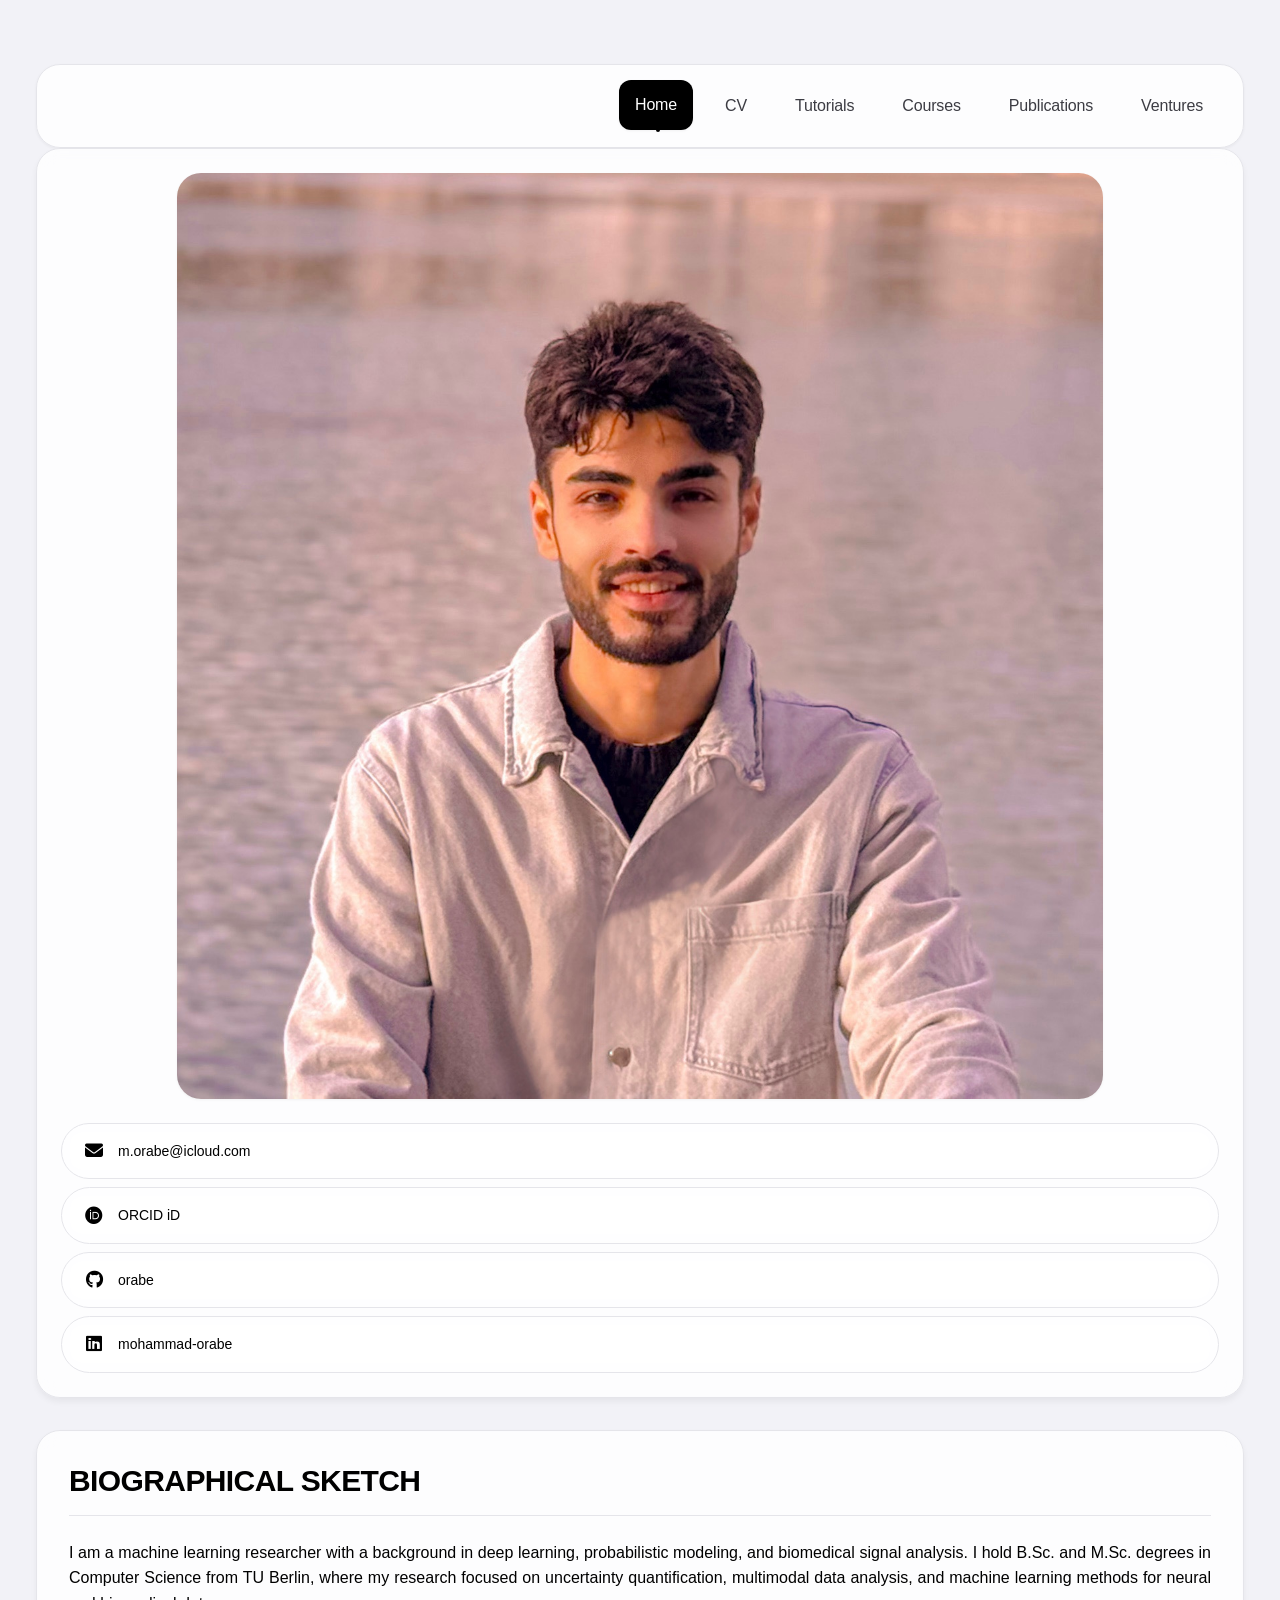
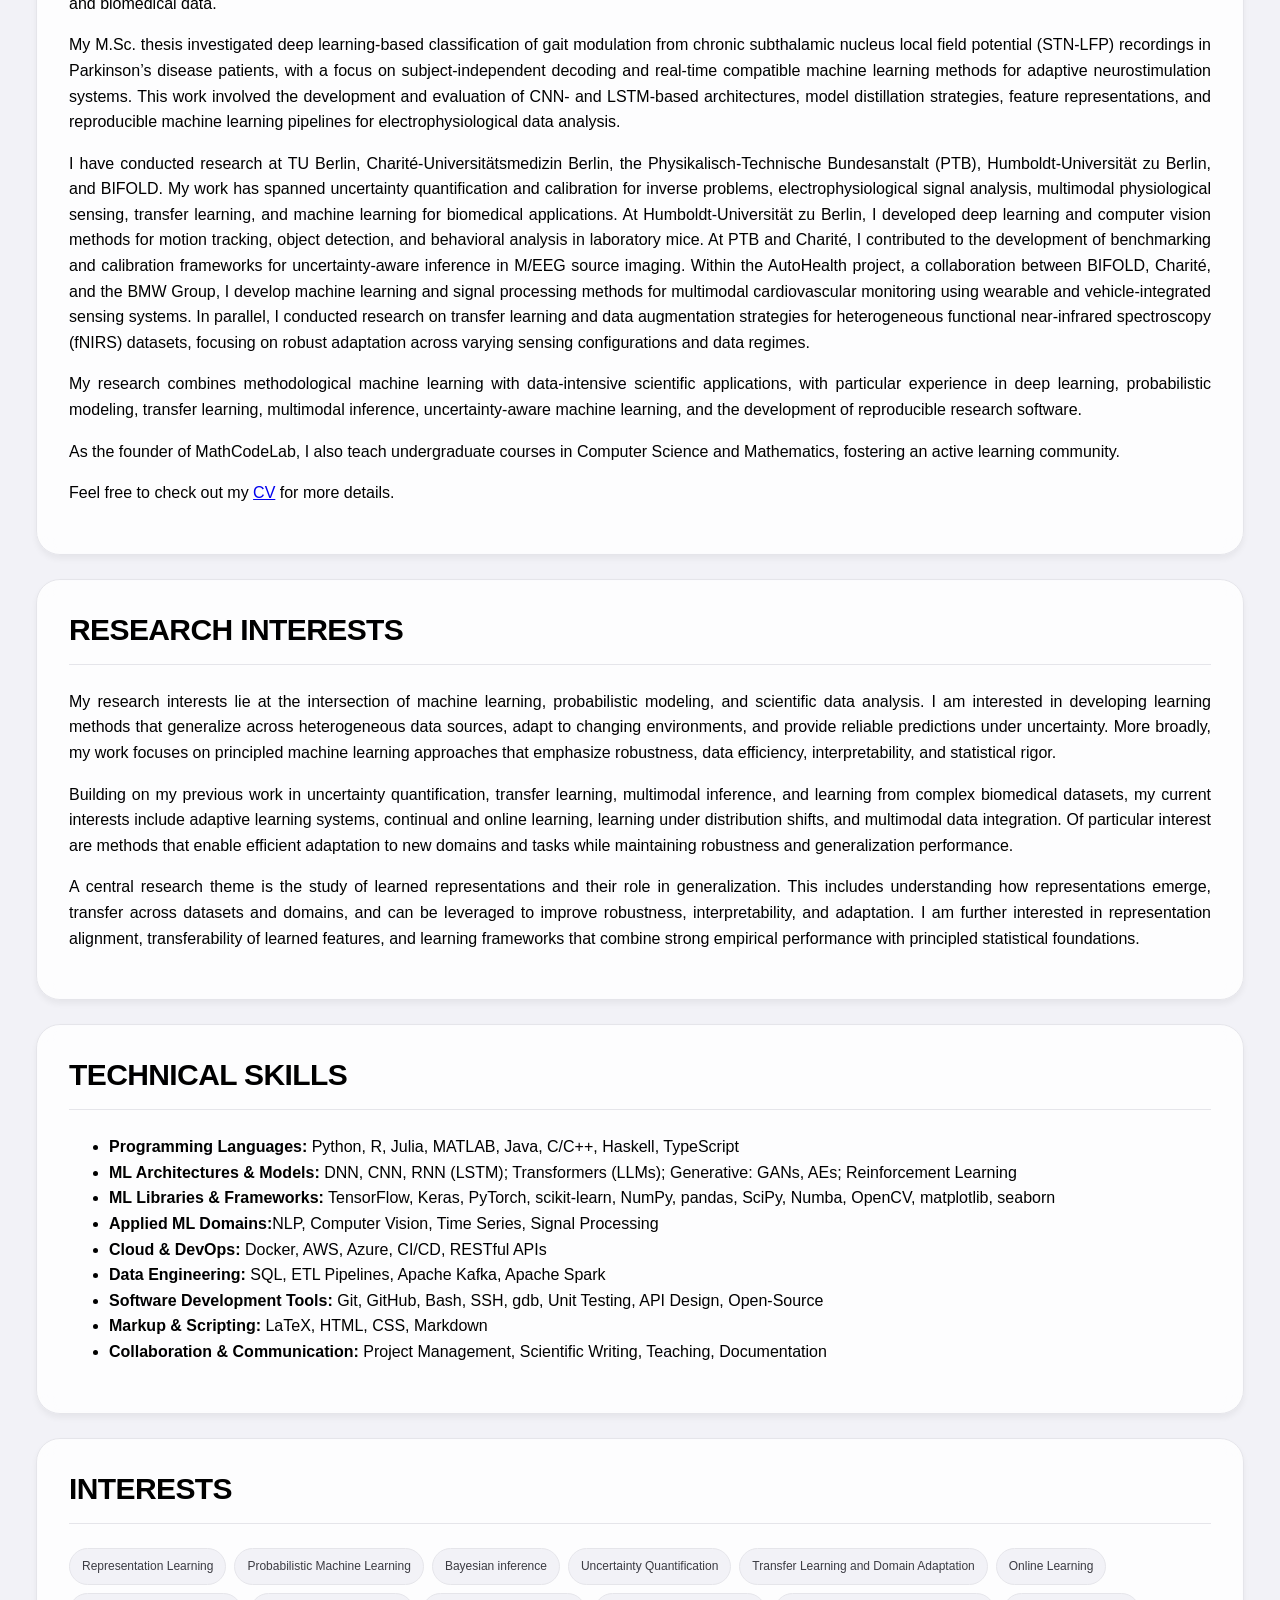
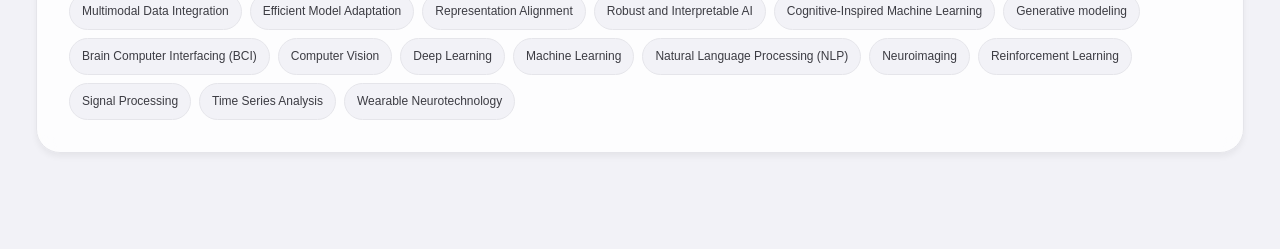
<file: index.html>
<!DOCTYPE html>
<html lang="en">
<head>
  <meta charset="UTF-8" />
  <meta name="viewport" content="width=device-width, initial-scale=1.0" />
  <title>Mohammad Orabe | Home</title>
  
  <!-- Preconnect to external domains for faster loading -->
  <link rel="preconnect" href="https://fonts.googleapis.com">
  <link rel="preconnect" href="https://fonts.gstatic.com" crossorigin>
  <link rel="preconnect" href="https://cdnjs.cloudflare.com">
  
  <!-- Prefetch critical navigation pages -->
  <link rel="prefetch" href="pages/cv.html">
  <link rel="prefetch" href="pages/tutorials.html">
  <link rel="prefetch" href="pages/courses.html">
  <link rel="prefetch" href="pages/publications.html">
  <link rel="prefetch" href="pages/ventures.html">
  
  <!-- Load critical CSS inline or with high priority -->
  <link rel="stylesheet" href="assets/css/style.css" />
  
  <!-- Load fonts with optimized display -->
  <link href="https://fonts.googleapis.com/css2?family=Inconsolata&display=swap" rel="stylesheet">
  
  <!-- Load Font Awesome with deferred loading -->
  <link rel="stylesheet" href="https://cdnjs.cloudflare.com/ajax/libs/font-awesome/6.5.1/css/all.min.css" media="print" onload="this.media='all'">
  <noscript><link rel="stylesheet" href="https://cdnjs.cloudflare.com/ajax/libs/font-awesome/6.5.1/css/all.min.css"></noscript>
</head>
<body class="has-sidebar">
  <div class="container">
    <header class="page-header">
      <nav>
        <div class="nav-header">
          <span class="nav-title">MENU</span>
          <button class="nav-toggle" aria-label="Toggle navigation" aria-expanded="false">
            <i class="fa-solid fa-chevron-down"></i>
          </button>
        </div>
        <div class="nav-links-group">
          <a href="index.html" class="active">Home</a>
          <a href="pages/cv.html">CV</a>
          <a href="pages/tutorials.html">Tutorials</a>
          <a href="pages/courses.html">Courses</a>
          <a href="pages/publications.html">Publications</a>
          <a href="pages/ventures.html">Ventures</a>
        </div>
      </nav>
    </header>

    <aside class="sidebar">
      <div class="sidebar-header">
        <span class="sidebar-title">CONTACT</span>
        <button class="sidebar-toggle" aria-label="Toggle contact info" aria-expanded="false">
          <i class="fa-solid fa-chevron-down"></i>
        </button>
      </div>
      <div class="sidebar-content">
        <!-- Profile Image and Contact Info -->
        <img src="assets/images/profile-image.jpeg" alt="Mohammad Orabe" class="profile-image">
        <ul class="social-links">
          <li>
              <a href="mailto:m.orabe@icloud.com"><i class="fa-solid fa-envelope"></i>m.orabe@icloud.com</a>
          </li>    
          <li>
              <a href="https://orcid.org/0009-0004-7177-799X" target="_blank" rel="noopener noreferrer"><i class="fa-brands fa-orcid"></i>ORCID iD</a>
          </li>
          <li>
              <a href="https://github.com/orabe" target="_blank" rel="noopener noreferrer"><i class="fa-brands fa-github"></i>orabe</a>
          </li>
          <li>
              <a href="https://www.linkedin.com/in/mohammad-orabe/" target="_blank" rel="noopener noreferrer"><i class="fa-brands fa-linkedin"></i>mohammad-orabe</a>
          </li>
        </ul>
      </div>
    </aside>

    <main>
      <div class="main-content">
        <section id="about-me">
          <h2>BIOGRAPHICAL SKETCH</h2>
          <p>
            I am a machine learning researcher with a background in deep learning, probabilistic modeling, and biomedical signal analysis. I hold B.Sc. and M.Sc. degrees in Computer Science from TU Berlin, where my research focused on uncertainty quantification, multimodal data analysis, and machine learning methods for neural and biomedical data.
          </p>
          <p>
            My M.Sc. thesis investigated deep learning-based classification of gait modulation from chronic subthalamic nucleus local field potential (STN-LFP) recordings in Parkinson’s disease patients, with a focus on subject-independent decoding and real-time compatible machine learning methods for adaptive neurostimulation systems. This work involved the development and evaluation of CNN- and LSTM-based architectures, model distillation strategies, feature representations, and reproducible machine learning pipelines for electrophysiological data analysis.
          </p>
          <p>
            I have conducted research at TU Berlin, Charité-Universitätsmedizin Berlin, the Physikalisch-Technische Bundesanstalt (PTB), Humboldt-Universität zu Berlin, and BIFOLD. My work has spanned uncertainty quantification and calibration for inverse problems, electrophysiological signal analysis, multimodal physiological sensing, transfer learning, and machine learning for biomedical applications. At Humboldt-Universität zu Berlin, I developed deep learning and computer vision methods for motion tracking, object detection, and behavioral analysis in laboratory mice. At PTB and Charité, I contributed to the development of benchmarking and calibration frameworks for uncertainty-aware inference in M/EEG source imaging. Within the AutoHealth project, a collaboration between BIFOLD, Charité, and the BMW Group, I develop machine learning and signal processing methods for multimodal cardiovascular monitoring using wearable and vehicle-integrated sensing systems. In parallel, I conducted research on transfer learning and data augmentation strategies for heterogeneous functional near-infrared spectroscopy (fNIRS) datasets, focusing on robust adaptation across varying sensing configurations and data regimes.
          </p>
          <p>
            My research combines methodological machine learning with data-intensive scientific applications, with particular experience in deep learning, probabilistic modeling, transfer learning, multimodal inference, uncertainty-aware machine learning, and the development of reproducible research software.
          </p>

          <p>As the founder of MathCodeLab, I also teach undergraduate courses in Computer Science and Mathematics, fostering an active learning community.</p>

          <p>Feel free to check out my <a href="pages/cv.html">CV</a> for more details.</p>
        </section>

        <section id="about-me">
          <h2>RESEARCH INTERESTS</h2>
          <p>
            My research interests lie at the intersection of machine learning, probabilistic modeling, and scientific data analysis. I am interested in developing learning methods that generalize across heterogeneous data sources, adapt to changing environments, and provide reliable predictions under uncertainty. More broadly, my work focuses on principled machine learning approaches that emphasize robustness, data efficiency, interpretability, and statistical rigor.
          </p>
          <p>
            Building on my previous work in uncertainty quantification, transfer learning, multimodal inference, and learning from complex biomedical datasets, my current interests include adaptive learning systems, continual and online learning, learning under distribution shifts, and multimodal data integration. Of particular interest are methods that enable efficient adaptation to new domains and tasks while maintaining robustness and generalization performance.
          </p>
          <p>
            A central research theme is the study of learned representations and their role in generalization. This includes understanding how representations emerge, transfer across datasets and domains, and can be leveraged to improve robustness, interpretability, and adaptation. I am further interested in representation alignment, transferability of learned features, and learning frameworks that combine strong empirical performance with principled statistical foundations.
          </p>

        </section>        

        <section id="skills">
          <h2>TECHNICAL SKILLS</h2>
          <ul>
            <li><strong>Programming Languages:</strong> Python, R, Julia, MATLAB, Java, C/C++, Haskell, TypeScript</li>
            
            <li><strong>ML Architectures & Models:</strong> DNN, CNN, RNN (LSTM); Transformers (LLMs); Generative: GANs, AEs; Reinforcement Learning</li>

            <li><strong>ML Libraries & Frameworks:</strong> TensorFlow, Keras, PyTorch, scikit-learn, NumPy, pandas, SciPy, Numba, OpenCV, matplotlib, seaborn</li>
            
            <li><strong>Applied ML Domains:</strong>NLP, Computer Vision, Time Series, Signal Processing</li>
            
            <li><strong>Cloud & DevOps:</strong> Docker, AWS, Azure, CI/CD, RESTful APIs</li>
            
            <li><strong>Data Engineering:</strong> SQL, ETL Pipelines, Apache Kafka, Apache Spark</li>
            
            <li><strong>Software Development Tools:</strong> Git, GitHub, Bash, SSH, gdb, Unit Testing, API Design, Open-Source</li>
            
            <li><strong>Markup & Scripting:</strong> LaTeX, HTML, CSS, Markdown</li>

            <li><strong>Collaboration & Communication:</strong> Project Management, Scientific Writing, Teaching, Documentation</li>
          </ul>
        </section>

        <section id="interests">
          <h2>INTERESTS</h2>
          <div class="tag-container">
            <span class="tag">Representation Learning</span>
            <span class="tag">Probabilistic Machine Learning</span>
            <span class="tag">Bayesian inference</span>
            <span class="tag">Uncertainty Quantification</span>
            <span class="tag">Transfer Learning and Domain Adaptation</span>
            <span class="tag">Online Learning</span>
            <span class="tag">Multimodal Data Integration</span>
            <span class="tag">Efficient Model Adaptation</span>
            <span class="tag">Representation Alignment</span>
            <span class="tag">Robust and Interpretable AI</span>
            <span class="tag">Cognitive-Inspired Machine Learning</span>
            <span class="tag">Generative modeling</span>

            <span class="tag">Brain Computer Interfacing (BCI)</span>
            <span class="tag">Computer Vision</span>
            <span class="tag">Deep Learning</span>
            <span class="tag">Machine Learning</span>
            <span class="tag">Natural Language Processing (NLP)</span>
            <span class="tag">Neuroimaging</span>
            <span class="tag">Reinforcement Learning</span>
            <span class="tag">Signal Processing</span>
            <span class="tag">Time Series Analysis</span>
            <span class="tag">Wearable Neurotechnology</span>
          </div>
        </section>
      </div>
    </main>

    <button id="scrollTopBtn" title="Go to top"><i class="fa-solid fa-arrow-up"></i></button>

    <script>
      document.addEventListener('DOMContentLoaded', () => {
        // --- Navigation Toggle Logic ---
        const navToggle = document.querySelector('.nav-toggle');
        const navLinksGroup = document.querySelector('.nav-links-group');
        
        if (navToggle && navLinksGroup) {
          navToggle.addEventListener('click', () => {
            const isExpanded = navToggle.getAttribute('aria-expanded') === 'true';
            navToggle.setAttribute('aria-expanded', !isExpanded);
            navLinksGroup.classList.toggle('expanded');
            
            // Rotate the chevron
            const icon = navToggle.querySelector('i');
            icon.style.transform = isExpanded ? 'rotate(0deg)' : 'rotate(180deg)';
          });
        }

        // --- Sidebar Toggle Logic ---
        const sidebarToggle = document.querySelector('.sidebar-toggle');
        const sidebarContent = document.querySelector('.sidebar-content');
        
        if (sidebarToggle && sidebarContent) {
          sidebarToggle.addEventListener('click', () => {
            const isExpanded = sidebarToggle.getAttribute('aria-expanded') === 'true';
            sidebarToggle.setAttribute('aria-expanded', !isExpanded);
            sidebarContent.classList.toggle('expanded');
            
            // Rotate the chevron
            const icon = sidebarToggle.querySelector('i');
            icon.style.transform = isExpanded ? 'rotate(0deg)' : 'rotate(180deg)';
          });
        }

        // --- Existing Scroll-to-Top Logic ---
        const scrollTopBtn = document.getElementById('scrollTopBtn');
        if (scrollTopBtn) {
          const toggleBtnVisibility = () => {
            scrollTopBtn.style.display = (window.scrollY > 300) ? 'block' : 'none';
          };
          const goToTop = () => window.scrollTo({ top: 0, behavior: 'smooth' });
          window.addEventListener('scroll', toggleBtnVisibility);
          scrollTopBtn.addEventListener('click', goToTop);
        }
      });
    </script>
  </div>
</body>
</html>
</file>
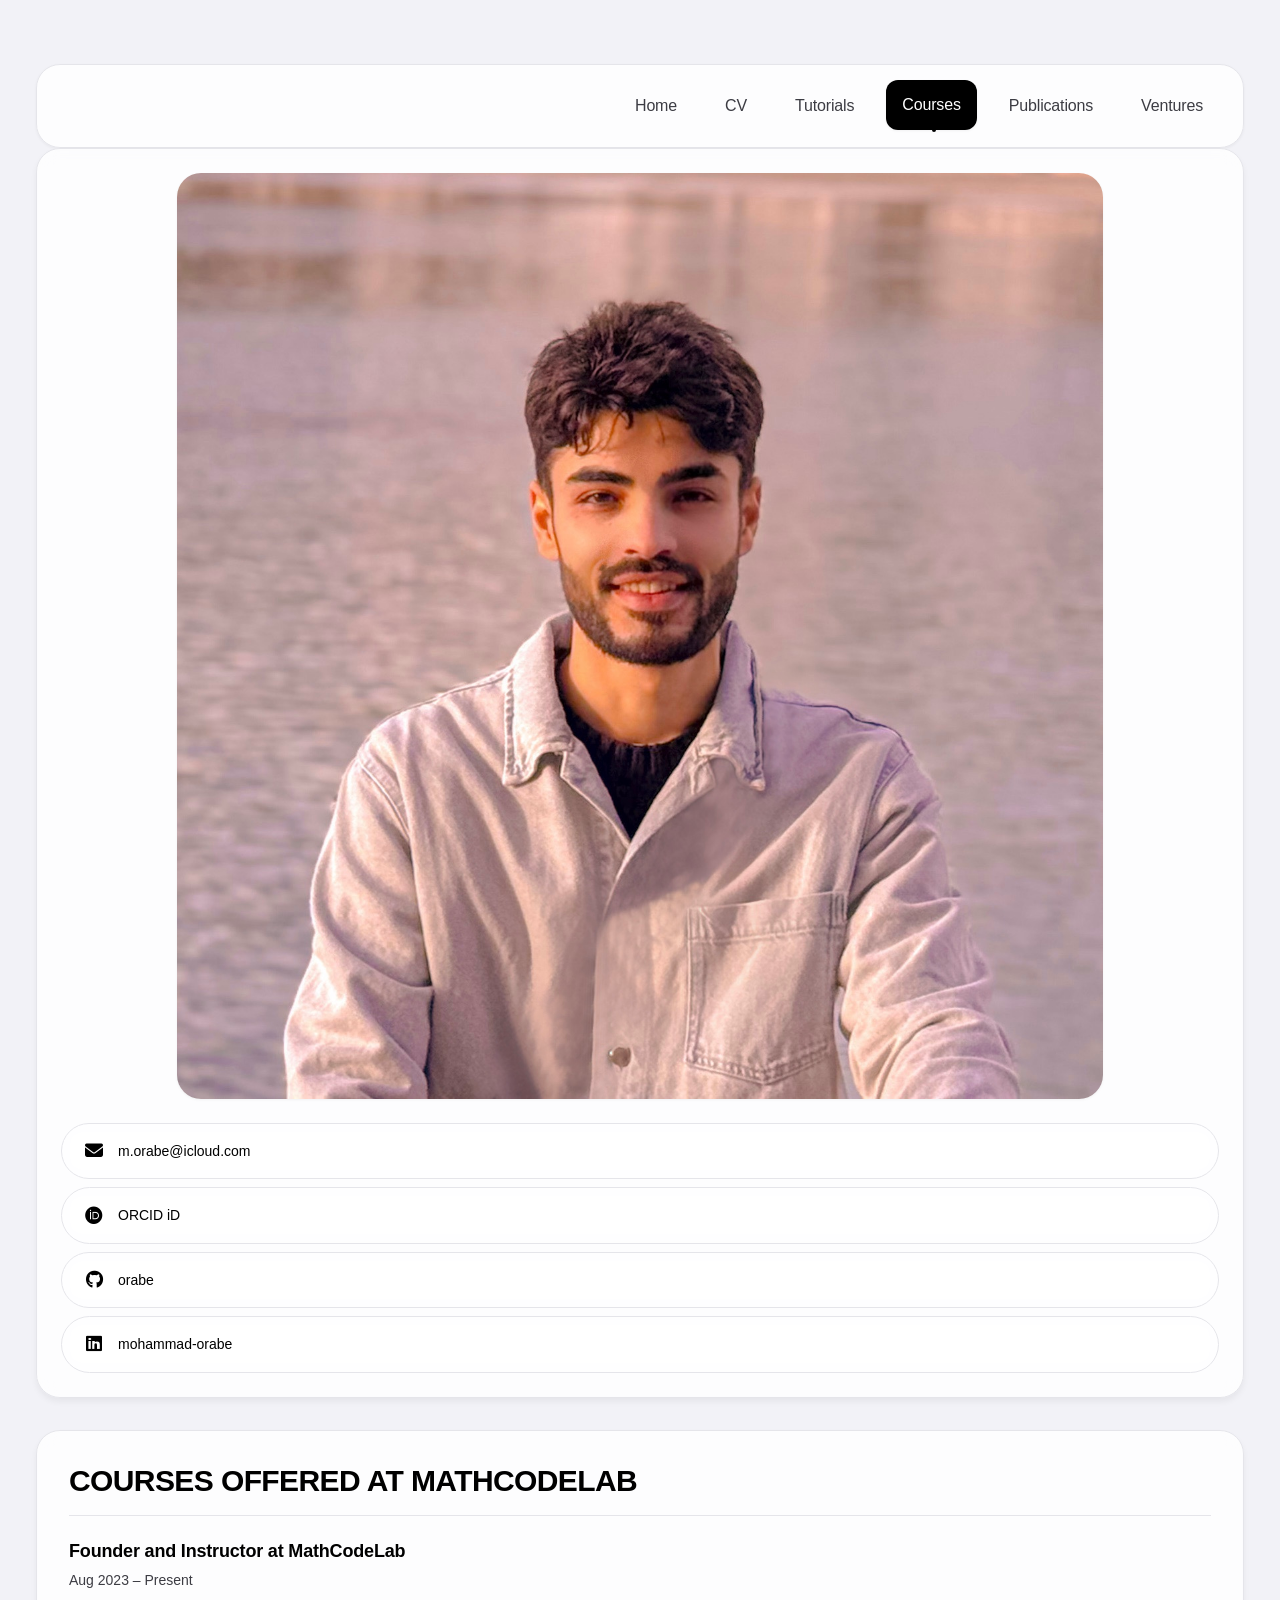
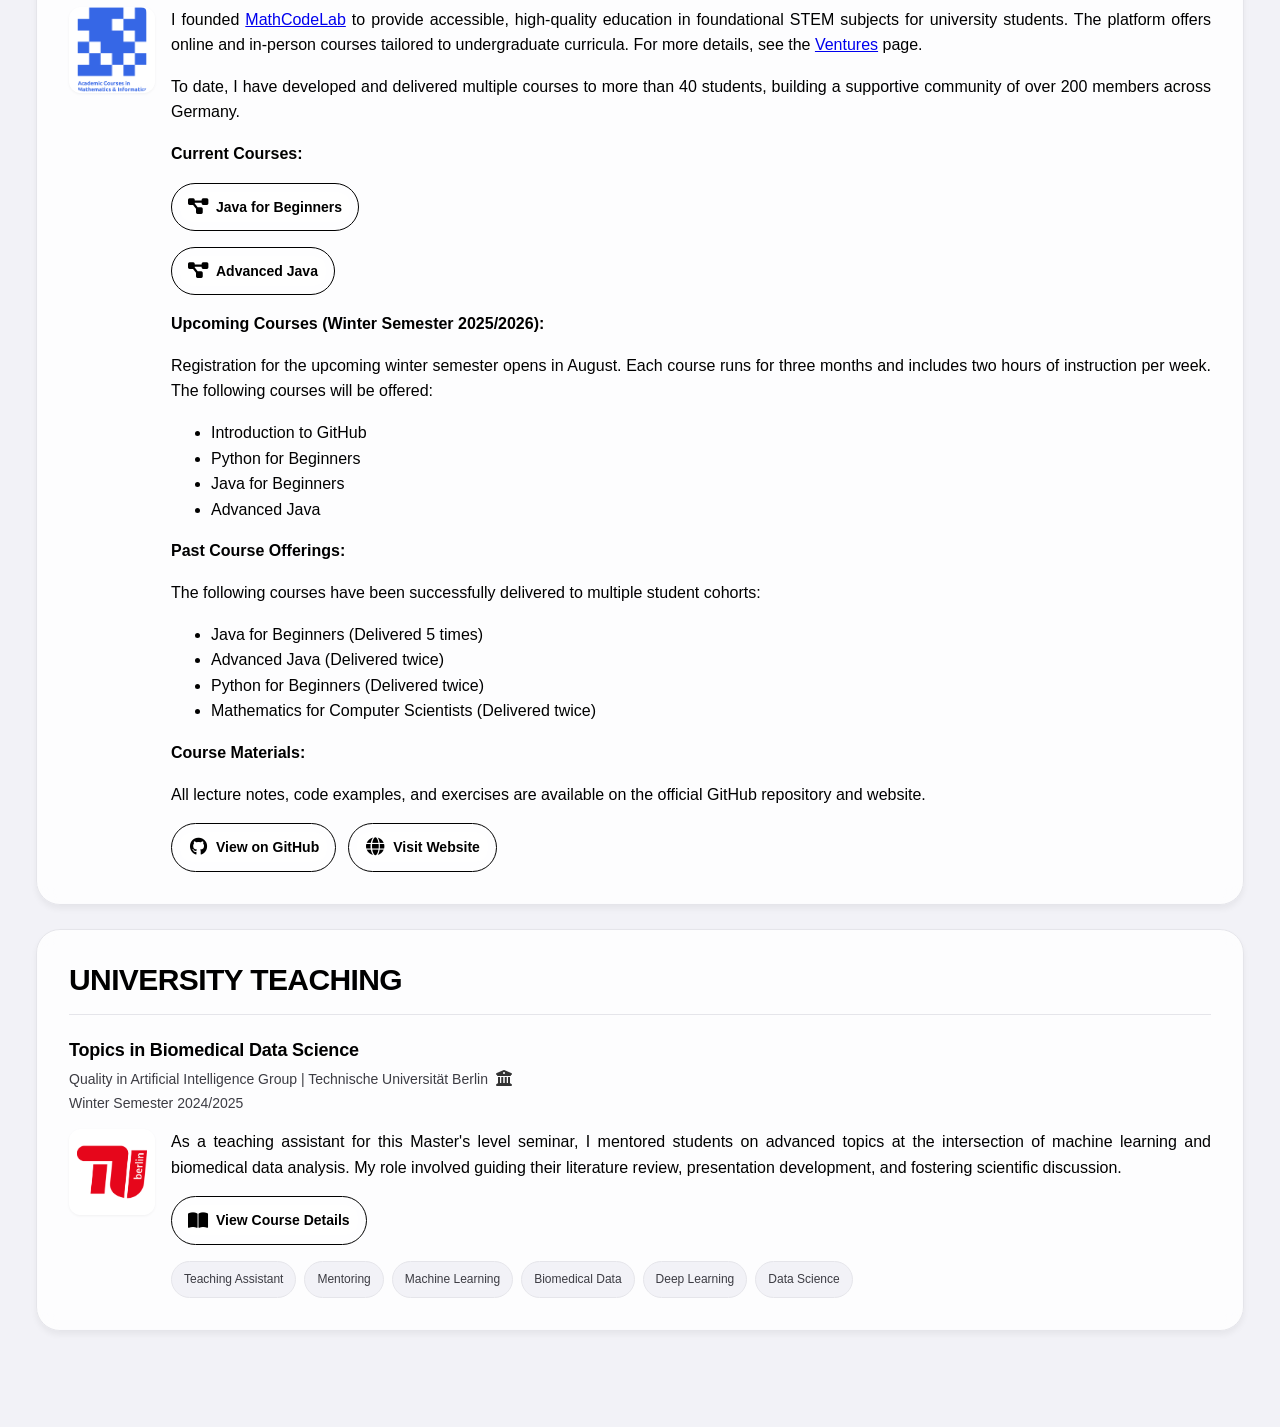
<file: pages/courses.html>
<!DOCTYPE html>
<html lang="en">
<head>
  <meta charset="UTF-8" />
  <meta name="viewport" content="width=device-width, initial-scale=1.0" />
  <title>Mohammad Orabe | Courses</title>
  
  <!-- Preconnect to external domains for faster loading -->
  <link rel="preconnect" href="https://fonts.googleapis.com">
  <link rel="preconnect" href="https://fonts.gstatic.com" crossorigin>
  <link rel="preconnect" href="https://cdnjs.cloudflare.com">
  
  <!-- Load critical CSS inline or with high priority -->
  <link rel="stylesheet" href="../assets/css/style.css" />
  
  <!-- Load fonts with optimized display -->
  <link href="https://fonts.googleapis.com/css2?family=Inconsolata&display=swap" rel="stylesheet">
  
  <!-- Load Font Awesome with deferred loading -->
  <link rel="stylesheet" href="https://cdnjs.cloudflare.com/ajax/libs/font-awesome/6.5.1/css/all.min.css" media="print" onload="this.media='all'">
  <noscript><link rel="stylesheet" href="https://cdnjs.cloudflare.com/ajax/libs/font-awesome/6.5.1/css/all.min.css"></noscript>
</head>
<body class="has-sidebar">
  <div class="container">
    <header class="page-header">
      <nav>
        <div class="nav-header">
          <span class="nav-title">MENU</span>
          <button class="nav-toggle" aria-label="Toggle navigation" aria-expanded="false">
            <i class="fa-solid fa-chevron-down"></i>
          </button>
        </div>
        <div class="nav-links-group">
          <a href="../index.html">Home</a>
          <a href="cv.html">CV</a>
          <a href="tutorials.html">Tutorials</a>
          <a href="courses.html" class="active">Courses</a>
          <a href="publications.html">Publications</a>
          <a href="ventures.html">Ventures</a>
        </div>
      </nav>
    </header>

    <aside class="sidebar">
      <div class="sidebar-header">
        <span class="sidebar-title">CONTACT</span>
        <button class="sidebar-toggle" aria-label="Toggle contact info" aria-expanded="false">
          <i class="fa-solid fa-chevron-down"></i>
        </button>
      </div>
      <div class="sidebar-content">
        <!-- Profile Image and Contact Info -->
        <img src="../assets/images/profile-image.jpeg" alt="Mohammad Orabe" class="profile-image">
        <ul class="social-links">
          <li>
              <a href="mailto:m.orabe@icloud.com"><i class="fa-solid fa-envelope"></i>m.orabe@icloud.com</a>
          </li>    
          <li>
              <a href="https://orcid.org/0009-0004-7177-799X" target="_blank" rel="noopener noreferrer"><i class="fa-brands fa-orcid"></i>ORCID iD</a>
          </li>
          <li>
              <a href="https://github.com/orabe" target="_blank" rel="noopener noreferrer"><i class="fa-brands fa-github"></i>orabe</a>
          </li>
          <li>
              <a href="https://www.linkedin.com/in/mohammad-orabe/" target="_blank" rel="noopener noreferrer"><i class="fa-brands fa-linkedin"></i>mohammad-orabe</a>
          </li>
        </ul>
      </div>
    </aside>

    <main>
      <div class="main-content">
        <section id="MathCodeLab-courses">
        <h2>COURSES OFFERED AT MATHCODELAB</h2>
          <article>
            <h3>Founder and Instructor at MathCodeLab</h3>
            <p class="entry-details">Aug 2023 – Present</p>
            <div class="article-body">
              <div class="institution-logo">
                <img src="../assets/images/mathcodelab.png" alt="MathCodeLab Logo">
              </div>
              <div class="description-content">
                <p>I founded <a href="http://www.MathCodeLab.de">MathCodeLab</a> to provide accessible, high-quality education in foundational STEM subjects for university students. The platform offers online and in-person courses tailored to undergraduate curricula. For more details, see the <a href="ventures.html">Ventures</a> page.</p>

                <p>To date, I have developed and delivered multiple courses to more than 40 students, building a supportive community of over 200 members across Germany.</p>
                
                <p><strong>Current Courses:</strong></p>
                <div class="related-links">
                        <a href="https://mathcodelab.de/laufende_kurse/informatik_kurse/uni/java8/java_8_generell.html"><i class="fa-solid fa-diagram-project"></i>Java for Beginners</a>
                </div>
                <div class="related-links">
                        <a href="https://mathcodelab.de/laufende_kurse/informatik_kurse/uni/java9/java_9_generell.html"><i class="fa-solid fa-diagram-project"></i>Advanced Java</a>
                </div>                

                <p><strong>Upcoming Courses (Winter Semester 2025/2026):</strong></p>
                <p>Registration for the upcoming winter semester opens in August. Each course runs for three months and includes two hours of instruction per week. The following courses will be offered:</p>
                <ul>
                    <li>Introduction to GitHub</li>
                    <li>Python for Beginners</li>
                    <li>Java for Beginners</li>
                    <li>Advanced Java</li>
                </ul>

                <p><strong>Past Course Offerings:</strong></p>
                <p>The following courses have been successfully delivered to multiple student cohorts:</p>
                <ul>
                  <li>Java for Beginners (Delivered 5 times)</li>
                  <li>Advanced Java (Delivered twice)</li>
                  <li>Python for Beginners (Delivered twice)</li>
                  <li>Mathematics for Computer Scientists (Delivered twice)</li>
                </ul>


                <p><strong>Course Materials:</strong></p>
                <p>All lecture notes, code examples, and exercises are available on the official GitHub repository and website.</p>
                <div class="related-links">
                    <a href="https://github.com/orgs/MathCodeLab/repositories" target="_blank" rel="noopener noreferrer"><i class="fa-brands fa-github"></i>View on GitHub</a>
                    <a href="http://www.mathcodelab.de" target="_blank" rel="noopener noreferrer"><i class="fa-solid fa-globe"></i>Visit Website</a>
                </div>
              </div>
            </div>
          </article>
        </section>

        <section id="university-teaching">
          <h2>UNIVERSITY TEACHING</h2>
          <article>
            <h3>Topics in Biomedical Data Science</h3>
            <p class="entry-details">Quality in Artificial Intelligence Group | <a href="https://www.tu.berlin/" target="_blank" rel="noopener noreferrer">Technische Universität Berlin<i class="fa-solid fa-building-columns"></i></a></p>
            <p class="entry-details">Winter Semester 2024/2025</p>
            <div class="article-body">
              <div class="institution-logo"><img src="../assets/images/tu_berlin_logo.png" alt="TU Berlin Logo"></div>
              <div class="description-content">
                <p>As a teaching assistant for this Master's level seminar, I mentored students on advanced topics at the intersection of machine learning and biomedical data analysis. My role involved guiding their literature review, presentation development, and fostering scientific discussion.</p>
                
                <div class="related-links">
                  <a href="https://moseskonto.tu-berlin.de/moses/modultransfersystem/bolognamodule/beschreibung/anzeigen.html?nummer=41114&version=4" target="_blank" rel="noopener noreferrer"><i class="fa-solid fa-book-open"></i>View Course Details</a>
                </div>

                <div class="tag-container"><span class="tag">Teaching Assistant</span><span class="tag">Mentoring</span><span class="tag">Machine Learning</span><span class="tag">Biomedical Data</span><span class="tag">Deep Learning</span><span class="tag">Data Science</span></div>
              </div>
            </div>
          </article>
        </section>
      </div>
    </main>
    
    <button id="scrollTopBtn" title="Go to top"><i class="fa-solid fa-arrow-up"></i></button>
    <script>
      document.addEventListener('DOMContentLoaded', () => {
        // --- Navigation Toggle Logic ---
        const navToggle = document.querySelector('.nav-toggle');
        const navLinksGroup = document.querySelector('.nav-links-group');
        
        if (navToggle && navLinksGroup) {
          navToggle.addEventListener('click', () => {
            const isExpanded = navToggle.getAttribute('aria-expanded') === 'true';
            navToggle.setAttribute('aria-expanded', !isExpanded);
            navLinksGroup.classList.toggle('expanded');
            
            // Rotate the chevron
            const icon = navToggle.querySelector('i');
            icon.style.transform = isExpanded ? 'rotate(0deg)' : 'rotate(180deg)';
          });
        }

        // --- Sidebar Toggle Logic ---
        const sidebarToggle = document.querySelector('.sidebar-toggle');
        const sidebarContent = document.querySelector('.sidebar-content');
        
        if (sidebarToggle && sidebarContent) {
          sidebarToggle.addEventListener('click', () => {
            const isExpanded = sidebarToggle.getAttribute('aria-expanded') === 'true';
            sidebarToggle.setAttribute('aria-expanded', !isExpanded);
            sidebarContent.classList.toggle('expanded');
            
            // Rotate the chevron
            const icon = sidebarToggle.querySelector('i');
            icon.style.transform = isExpanded ? 'rotate(0deg)' : 'rotate(180deg)';
          });
        }

        // --- Scroll to Top Button ---
        const scrollTopBtn = document.getElementById('scrollTopBtn');

        if (scrollTopBtn) {
          // Show or hide the button based on scroll position
          const toggleBtnVisibility = () => {
            if (window.scrollY > 300) {
              scrollTopBtn.style.display = 'block';
            } else {
              scrollTopBtn.style.display = 'none';
            }
          };

          // Scroll to the top of the page
          const goToTop = () => {
            window.scrollTo({ top: 0, behavior: 'smooth' });
          };

          window.addEventListener('scroll', toggleBtnVisibility);
          scrollTopBtn.addEventListener('click', goToTop);
        }
      });
    </script>

  </div>
</body>
</html>
</file>
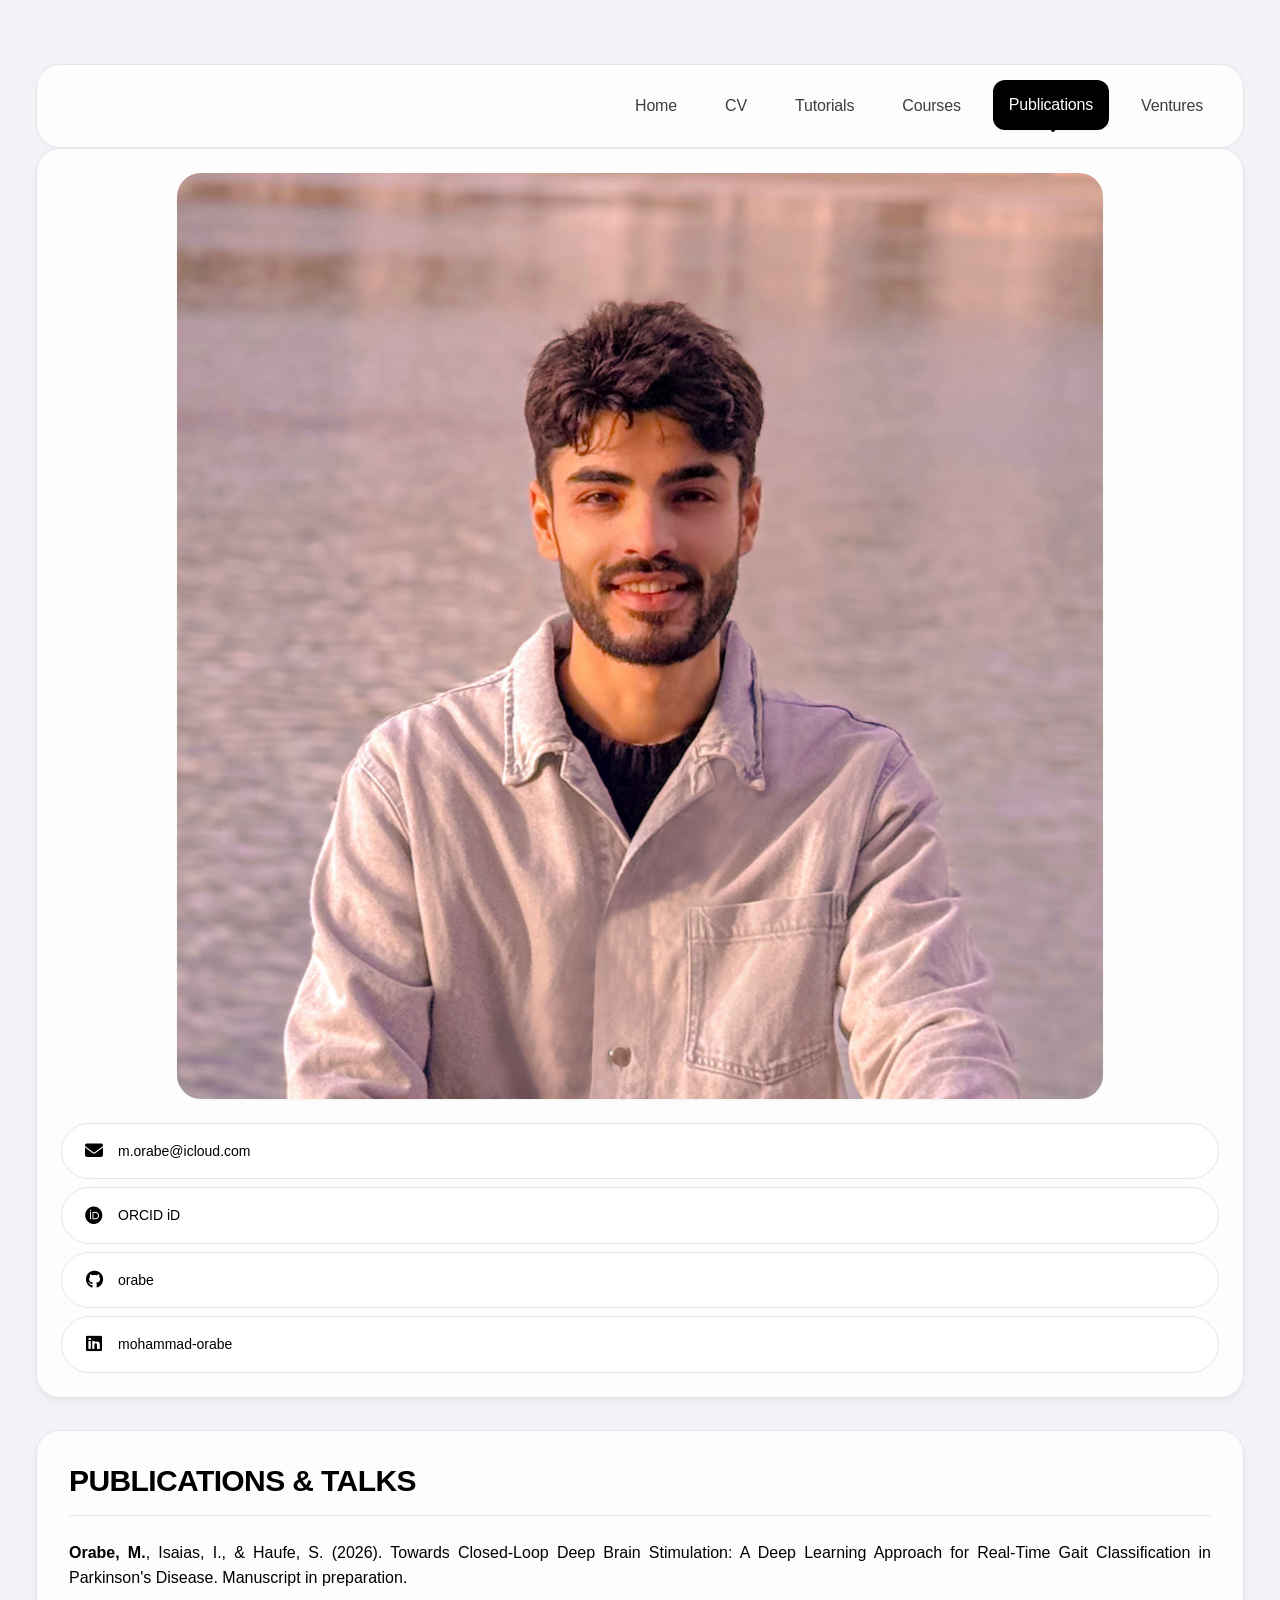
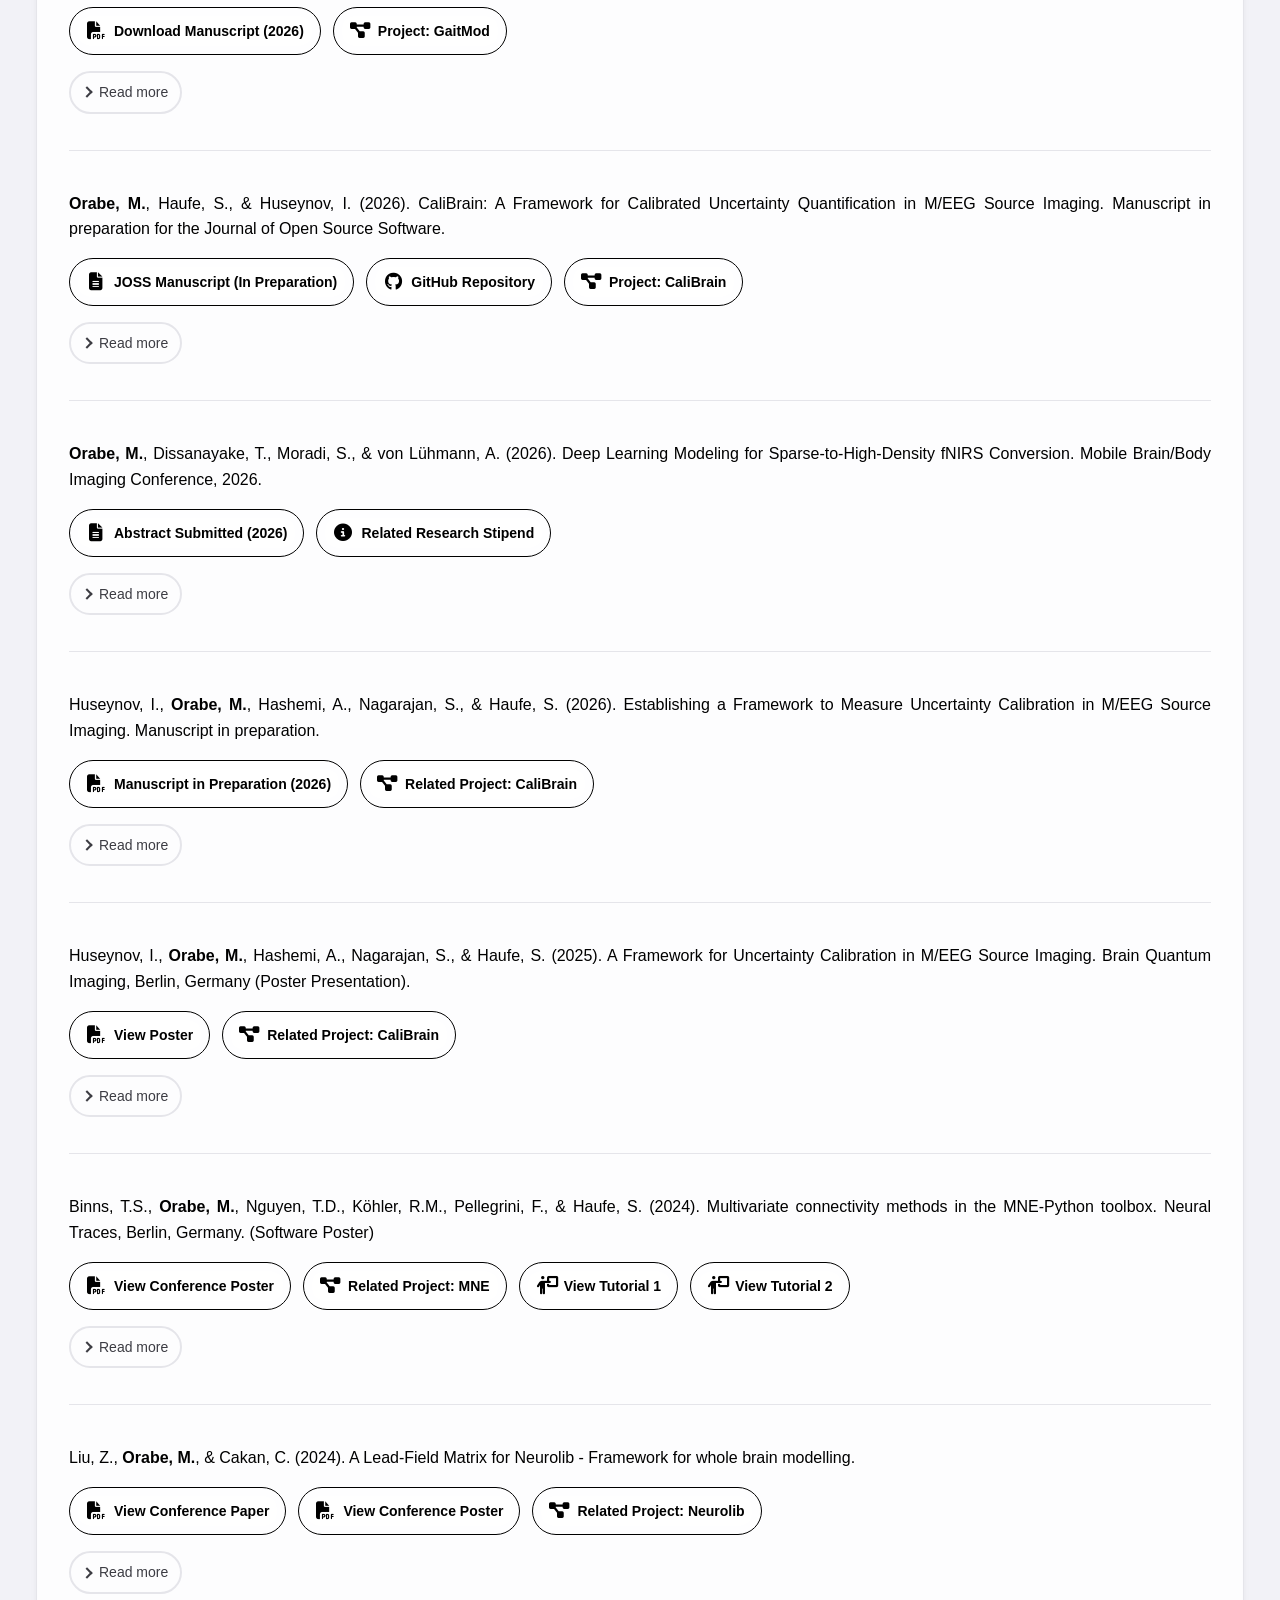
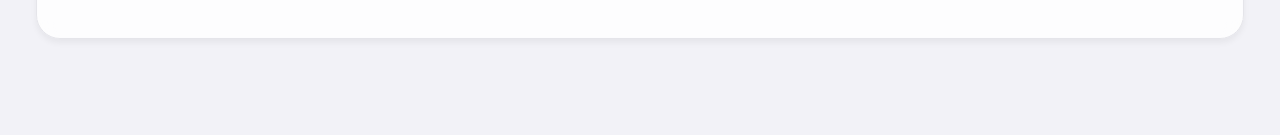
<file: pages/publications.html>
<!DOCTYPE html>
<html lang="en">
<head>
  <meta charset="UTF-8" />
  <meta name="viewport" content="width=device-width, initial-scale=1.0" />
  <title>Mohammad Orabe | Publications</title>
  
  <!-- Preconnect to external domains for faster loading -->
  <link rel="preconnect" href="https://fonts.googleapis.com">
  <link rel="preconnect" href="https://fonts.gstatic.com" crossorigin>
  <link rel="preconnect" href="https://cdnjs.cloudflare.com">
  
  <!-- Load critical CSS inline or with high priority -->
  <link rel="stylesheet" href="../assets/css/style.css" />
  
  <!-- Load fonts with optimized display -->
  <link href="https://fonts.googleapis.com/css2?family=Inconsolata&display=swap" rel="stylesheet">
  
  <!-- Load Font Awesome with deferred loading -->
  <link rel="stylesheet" href="https://cdnjs.cloudflare.com/ajax/libs/font-awesome/6.5.1/css/all.min.css" media="print" onload="this.media='all'">
  <noscript><link rel="stylesheet" href="https://cdnjs.cloudflare.com/ajax/libs/font-awesome/6.5.1/css/all.min.css"></noscript>
</head>
<body class="has-sidebar">
  <div class="container">
    <header class="page-header">
      <nav>
        <div class="nav-header">
          <span class="nav-title">MENU</span>
          <button class="nav-toggle" aria-label="Toggle navigation" aria-expanded="false">
            <i class="fa-solid fa-chevron-down"></i>
          </button>
        </div>
        <div class="nav-links-group">
          <a href="../index.html">Home</a>
          <a href="cv.html">CV</a>
          <a href="tutorials.html">Tutorials</a>
          <a href="courses.html">Courses</a>
          <a href="publications.html" class="active">Publications</a>
          <a href="ventures.html">Ventures</a>
        </div>
      </nav>
    </header>

    <aside class="sidebar">
      <div class="sidebar-header">
        <span class="sidebar-title">CONTACT</span>
        <button class="sidebar-toggle" aria-label="Toggle contact info" aria-expanded="false">
          <i class="fa-solid fa-chevron-down"></i>
        </button>
      </div>
      <div class="sidebar-content">
        <!-- Profile Image and Contact Info -->
        <img src="../assets/images/profile-image.jpeg" alt="Mohammad Orabe" class="profile-image">
        <ul class="social-links">
          <li>
              <a href="mailto:m.orabe@icloud.com"><i class="fa-solid fa-envelope"></i>m.orabe@icloud.com</a>
          </li>    
          <li>
              <a href="https://orcid.org/0009-0004-7177-799X" target="_blank" rel="noopener noreferrer"><i class="fa-brands fa-orcid"></i>ORCID iD</a>
          </li>
          <li>
              <a href="https://github.com/orabe" target="_blank" rel="noopener noreferrer"><i class="fa-brands fa-github"></i>orabe</a>
          </li>
          <li>
              <a href="https://www.linkedin.com/in/mohammad-orabe/" target="_blank" rel="noopener noreferrer"><i class="fa-brands fa-linkedin"></i>mohammad-orabe</a>
          </li>
        </ul>
      </div>
    </aside>

    <main>
      <div class="main-content">
        <section id="publications-content">
          <h2>PUBLICATIONS & TALKS</h2>

          <article id="pub-orabe-haufe">
            <p><strong>Orabe, M.</strong>, Isaias, I., & Haufe, S. (2026). Towards Closed-Loop Deep Brain Stimulation: A Deep Learning Approach for Real-Time Gait Classification in Parkinson's Disease. Manuscript in preparation.</p>

            <div class="related-links">
              <a href="../assets/papers/Towards_Closed_Loop_DBS_2026.pdf" target="_blank" rel="noopener noreferrer"><i class="fa-solid fa-file-pdf"></i>Download Manuscript (2026)</a>
              <a href="cv.html#os-gaitmod"><i class="fa-solid fa-diagram-project"></i>Project: GaitMod</a>
            </div>
            <span class="toggle-arrow" role="button" tabindex="0" aria-expanded="false" aria-controls="pub-orabe-extra" aria-label="Toggle details">Read more</span>
            <div id="pub-orabe-extra" class="extra-description" style="display: none;">
              <p>This manuscript presents a multimodal deep learning pipeline for real-time decoding of Parkinsonian gait states, enabling predictive biomarkers that can drive adaptive DBS controllers.</p>
              <p><strong>Contribution (First Author):</strong> Conceptualization, methodology design, implementation, experimental evaluation, and manuscript drafting.</p>
            </div>
          </article>

          <article id="pub-calibrain-joss">
            <p><strong>Orabe, M.</strong>, Haufe, S., & Huseynov, I. (2026). CaliBrain: A Framework for Calibrated Uncertainty Quantification in M/EEG Source Imaging. Manuscript in preparation for the Journal of Open Source Software.</p>

            <div class="related-links">
              <a href="../assets/papers/CaliBrain_Framework_JOSS_2026.pdf" target="_blank" rel="noopener noreferrer"><i class="fa-solid fa-file-lines"></i>JOSS Manuscript (In Preparation)</a>
              <a href="https://github.com/braindatalab/CaliBrain" target="_blank" rel="noopener noreferrer"><i class="fa-brands fa-github"></i>GitHub Repository</a>
              <a href="cv.html#os-calibrain"><i class="fa-solid fa-diagram-project"></i>Project: CaliBrain</a>
            </div>
            <span class="toggle-arrow" role="button" tabindex="0" aria-expanded="false" aria-controls="pub-calibrain-extra" aria-label="Toggle details">Read more</span>
            <div id="pub-calibrain-extra" class="extra-description" style="display: none;">
              <p>The paper documents the CaliBrain software stack, outlining its benchmarking datasets, uncertainty metrics, simulation engines, and visualization utilities for reproducible evaluation of source imaging algorithms.</p>
              <p><strong>Contribution (First Author):</strong> Software architecture, benchmarking framework development, data simulation, uncertainty calibration analysis, documentation, and tutorials.</p>
            </div>
          </article>

          <article id="pub-fnirs-s2h">
            <p><strong>Orabe, M.</strong>, Dissanayake, T., Moradi, S., & von Lühmann, A. (2026). Deep Learning Modeling for Sparse-to-High-Density fNIRS Conversion. Mobile Brain/Body Imaging Conference, 2026.</p>

            <div class="related-links">
              <a href="../assets/papers/IBS_BIFOLD_MoBI_mohammad_24-08-2026.pdf" target="_blank" rel="noopener noreferrer"><i class="fa-solid fa-file-lines"></i>Abstract Submitted (2026)</a>
              <a href="cv.html#honors-awards"><i class="fa-solid fa-circle-info"></i>Related Research Stipend</a>
            </div>
            <span class="toggle-arrow" role="button" tabindex="0" aria-expanded="false" aria-controls="pub-fnirs-extra" aria-label="Toggle details">Read more</span>
            <div id="pub-fnirs-extra" class="extra-description" style="display: none;">
              <p>The abstract introduces a generative modeling approach that upscales sparse sensor configurations to virtual high-density fNIRS measurements, improving spatial specificity for mobile neuroimaging experiments.</p>
              <p><strong>Contribution (First Author):</strong> Model development, experimental protocol design, implementation, quantitative evaluation, and performance analysis.</p>
            </div>
          </article>

          <article id="pub-Ismail Huseynov-et-al">
            <p>Huseynov, I., <strong>Orabe, M.</strong>, Hashemi, A., Nagarajan, S., & Haufe, S. (2026). Establishing a Framework to Measure Uncertainty Calibration in M/EEG Source Imaging. Manuscript in preparation.</p>
            
            <div class="related-links">
              <a href="../assets/papers/Uncertainty_Calibration_Framework_2026.pdf" target="_blank" rel="noopener noreferrer"><i class="fa-solid fa-file-pdf"></i>Manuscript in Preparation (2026)</a>
              <a href="cv.html#os-calibrain"><i class="fa-solid fa-diagram-project"></i>Related Project: CaliBrain</a>
            </div>
            
            <span class="toggle-arrow" role="button" tabindex="0" aria-expanded="false" aria-controls="pub-huseynov-extra" aria-label="Toggle details">Read more</span>
            <div id="pub-huseynov-extra" class="extra-description" style="display: none;">
              <p>This work benchmarks Bayesian and frequentist inverse solvers on synthetic and empirical datasets to quantify calibration fidelity across multiple uncertainty metrics.</p>
              <p><strong>Contribution (Second Author):</strong> Benchmarking framework implementation, methodological analysis, statistical evaluation, and manuscript drafting.</p>
            </div>
          </article>

          <article id="pub-huseynov-bqi">
            <p>Huseynov, I., <strong>Orabe, M.</strong>, Hashemi, A., Nagarajan, S., & Haufe, S. (2025). A Framework for Uncertainty Calibration in M/EEG Source Imaging. Brain Quantum Imaging, Berlin, Germany (Poster Presentation).</p>

            <div class="related-links">
              <a href="../assets/papers/calibrain_conference.pdf" target="_blank" rel="noopener noreferrer"><i class="fa-solid fa-file-pdf"></i>View Poster</a>
              <a href="cv.html#os-calibrain"><i class="fa-solid fa-diagram-project"></i>Related Project: CaliBrain</a>
            </div>

            <span class="toggle-arrow" role="button" tabindex="0" aria-expanded="false" aria-controls="pub-huseynov-bqi-extra" aria-label="Toggle details">Read more</span>
            <div id="pub-huseynov-bqi-extra" class="extra-description" style="display: none;">
              <p>The poster summarized the pipeline for simulating brain sources, propagating them through head models, and evaluating calibration metrics that inform practical sensor design choices.</p>
              <p><strong>Contribution (Second Author):</strong> Poster preparation, calibration experiments, and evaluation pipeline development.</p>
            </div>
          </article>

          <article id="pub-binns-et-al">
            <p>Binns, T.S., <strong>Orabe, M.</strong>, Nguyen, T.D., Köhler, R.M., Pellegrini, F., & Haufe, S. (2024). Multivariate connectivity methods in the MNE-Python toolbox. Neural Traces, Berlin, Germany. (Software Poster)</p>

            <div class="related-links">
              <a href="../assets/papers/NeuralTraces_Conference-MNE_Poster_2024.pdf" target="_blank" rel="noopener noreferrer"><i class="fa-solid fa-file-pdf"></i>View Conference Poster</a>                
              <a href="cv.html#proj-mne"><i class="fa-solid fa-diagram-project"></i>Related Project: MNE</a>
              <a href="https://mne.tools/mne-connectivity/dev/auto_examples/compare_coherency_methods.html" target="_blank" rel="noopener noreferrer"><i class="fa-solid fa-person-chalkboard"></i>View Tutorial 1</a>   
              <a href="https://mne.tools/mne-connectivity/dev/auto_examples/cacoh.html" target="_blank" rel="noopener noreferrer"><i class="fa-solid fa-person-chalkboard"></i>View Tutorial 2</a>                
            </div>

            <span class="toggle-arrow" role="button" tabindex="0" aria-expanded="false" aria-controls="pub-binns-extra" aria-label="Toggle details">Read more</span>
            <div id="pub-binns-extra" class="extra-description" style="display: none;">
              <p>This software poster showcased recently merged multivariate connectivity estimators, real-data tutorials, and validation utilities that shipped with the mne-connectivity package.</p>
              <p><strong>Contribution (Second Author):</strong> Implementation and extension of the MNE-Python connectivity toolbox.</p>
            </div>
          </article>

          <article id="pub-liu-et-al">
            <p>Liu, Z., <strong>Orabe, M.</strong>, & Cakan, C. (2024). A Lead-Field Matrix for Neurolib - Framework for whole brain modelling.</p>

            <div class="related-links">
             <a href="../assets/papers/LiedFiedMatrix_confernece-paper.pdf" target="_blank" rel="noopener noreferrer"><i class="fa-solid fa-file-pdf"></i>View Conference Paper</a>                
              <a href="../assets/papers/NI_project_poster_leadfield_matrix.pdf" target="_blank" rel="noopener noreferrer"><i class="fa-solid fa-file-pdf"></i>View Conference Poster</a>  
              <a href="cv.html#os-neurolib"><i class="fa-solid fa-diagram-project"></i>Related Project: Neurolib</a>
            </div>

            <span class="toggle-arrow" role="button" tabindex="0" aria-expanded="false" aria-controls="pub-liu-extra" aria-label="Toggle details">Read more</span>
            <div id="pub-liu-extra" class="extra-description" style="display: none;">
              <p>This project involved constructing a lead-field matrix for the AAL2 atlas to be used within the neurolib framework for whole-brain modeling.</p>
            </div>
          </article>

        </section>
      </div>
    </main>

    <button id="scrollTopBtn" title="Go to top"><i class="fa-solid fa-arrow-up"></i></button>

    <script>
      document.addEventListener('DOMContentLoaded', () => {
        // --- Navigation Toggle Logic ---
        const navToggle = document.querySelector('.nav-toggle');
        const navLinksGroup = document.querySelector('.nav-links-group');
        
        if (navToggle && navLinksGroup) {
          navToggle.addEventListener('click', () => {
            const isExpanded = navToggle.getAttribute('aria-expanded') === 'true';
            navToggle.setAttribute('aria-expanded', !isExpanded);
            navLinksGroup.classList.toggle('expanded');
            
            // Rotate the chevron
            const icon = navToggle.querySelector('i');
            icon.style.transform = isExpanded ? 'rotate(0deg)' : 'rotate(180deg)';
          });
        }

        // --- Sidebar Toggle Logic ---
        const sidebarToggle = document.querySelector('.sidebar-toggle');
        const sidebarContent = document.querySelector('.sidebar-content');
        
        if (sidebarToggle && sidebarContent) {
          sidebarToggle.addEventListener('click', () => {
            const isExpanded = sidebarToggle.getAttribute('aria-expanded') === 'true';
            sidebarToggle.setAttribute('aria-expanded', !isExpanded);
            sidebarContent.classList.toggle('expanded');
            
            // Rotate the chevron
            const icon = sidebarToggle.querySelector('i');
            icon.style.transform = isExpanded ? 'rotate(0deg)' : 'rotate(180deg)';
          });
        }

        // --- Toggle Arrow Functionality ---
        const toggleArrows = document.querySelectorAll('.toggle-arrow');

        toggleArrows.forEach(arrow => {
          const initialContentId = arrow.getAttribute('aria-controls');
          const initialContent = document.getElementById(initialContentId);

          if (initialContent && initialContent.classList.contains('extra-description')) {
              initialContent.style.display = 'none';
              arrow.setAttribute('aria-expanded', 'false');
          }

          arrow.addEventListener('click', () => {
            const contentId = arrow.getAttribute('aria-controls');
            const content = document.getElementById(contentId);
            const isExpanded = arrow.getAttribute('aria-expanded') === 'true';

            if (content) {
              if (isExpanded) {
                content.style.display = 'none';
                arrow.setAttribute('aria-expanded', 'false');
              } else {
                content.style.display = 'block';
                arrow.setAttribute('aria-expanded', 'true');
              }
            }
          });

          arrow.addEventListener('keydown', (event) => {
            if (event.key === 'Enter' || event.key === ' ') {
              event.preventDefault();
              arrow.click();
            }
          });
        });

        // --- Scroll to Top Button ---
        const scrollTopBtn = document.getElementById('scrollTopBtn');

        if (scrollTopBtn) {
          // Show or hide the button based on scroll position
          const toggleBtnVisibility = () => {
            if (window.scrollY > 300) {
              scrollTopBtn.style.display = 'block';
            } else {
              scrollTopBtn.style.display = 'none';
            }
          };

          // Scroll to the top of the page
          const goToTop = () => {
            window.scrollTo({ top: 0, behavior: 'smooth' });
          };

          window.addEventListener('scroll', toggleBtnVisibility);
          scrollTopBtn.addEventListener('click', goToTop);
        }

      });
    </script>
  </div>
</body>
</html>
</file>
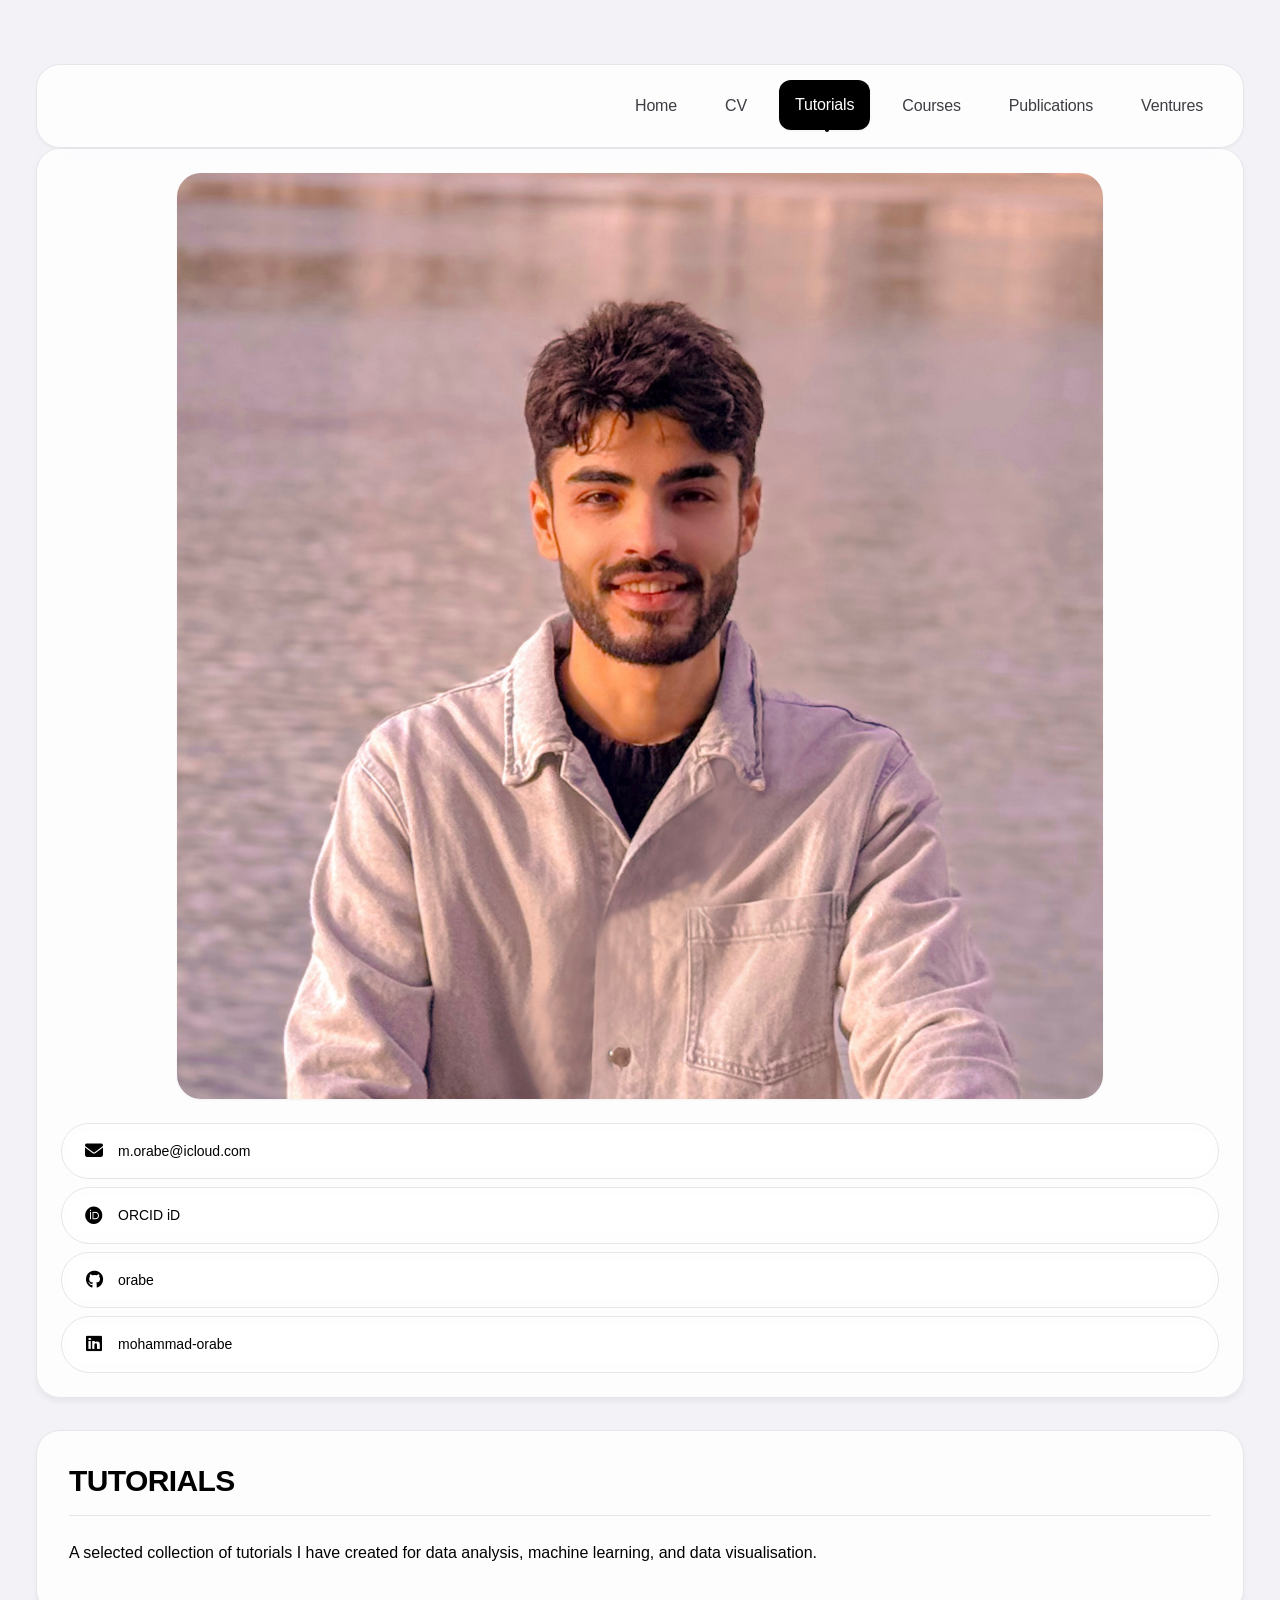
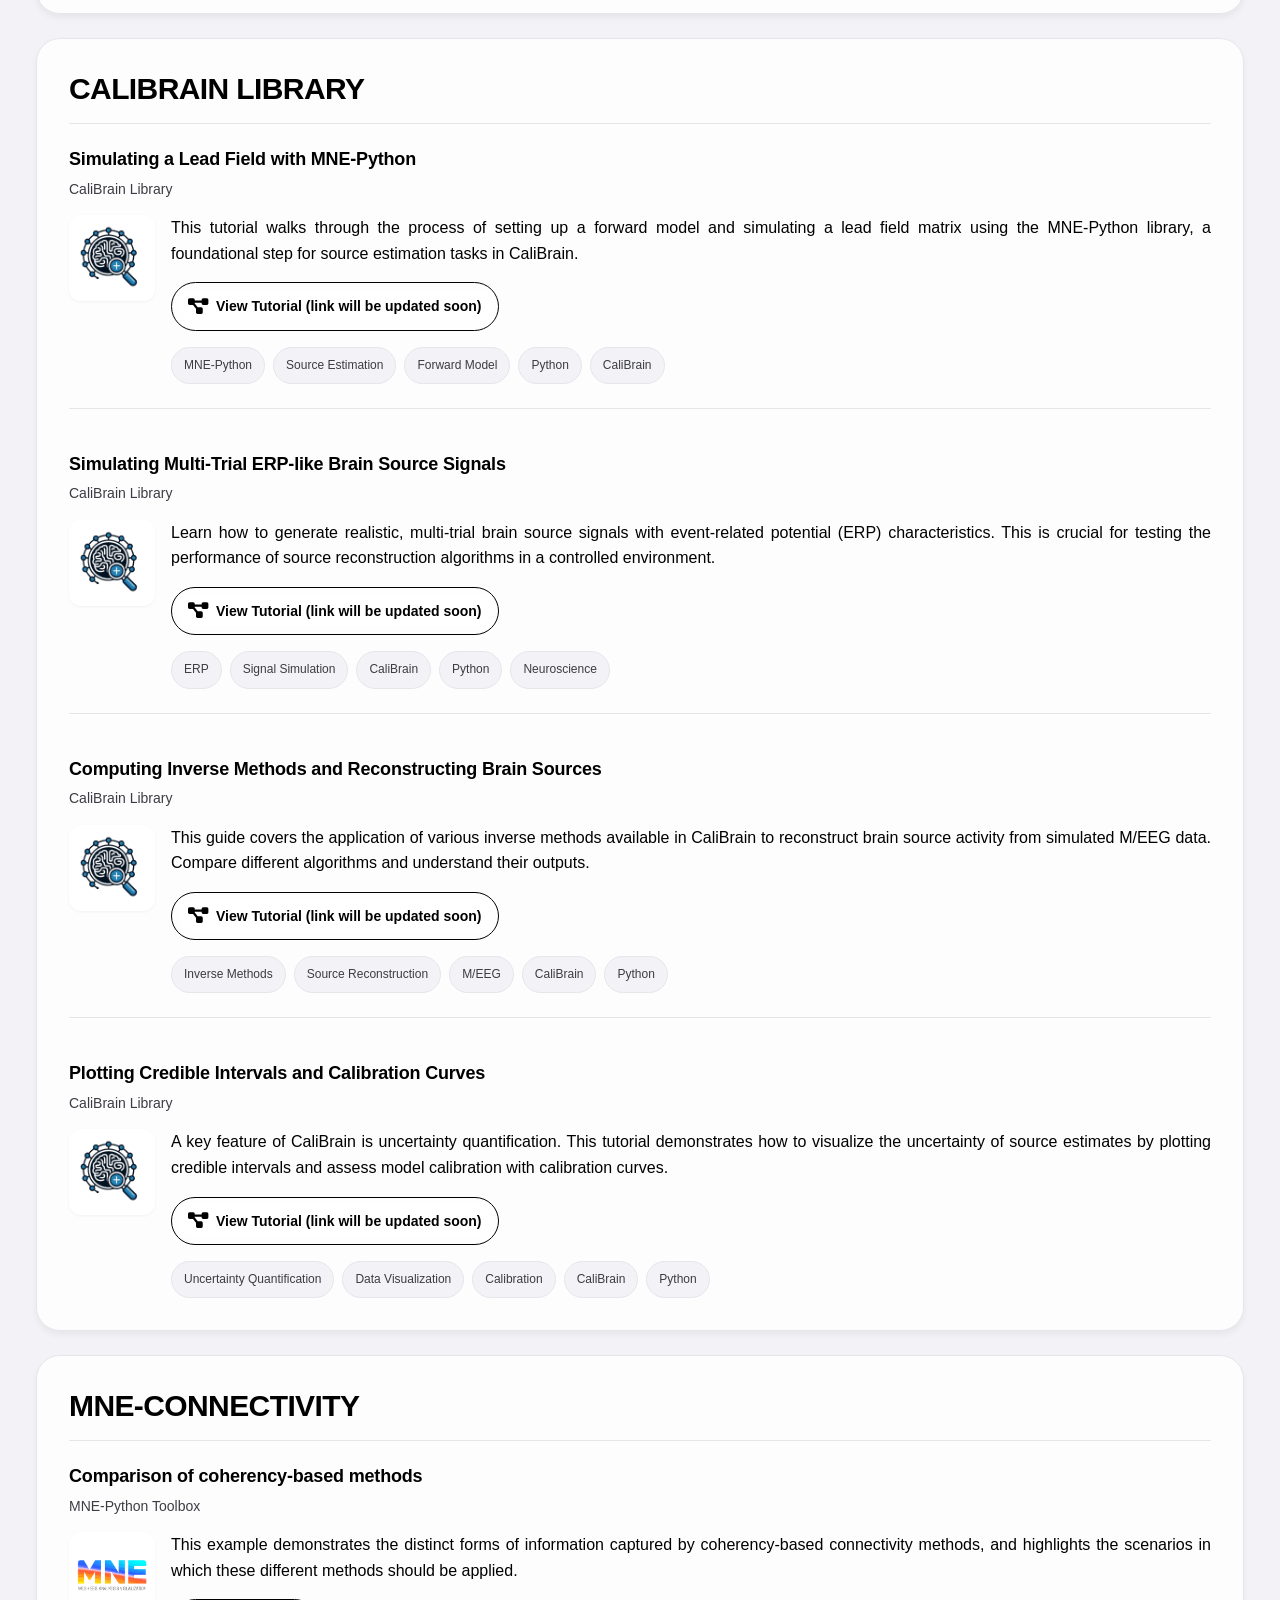
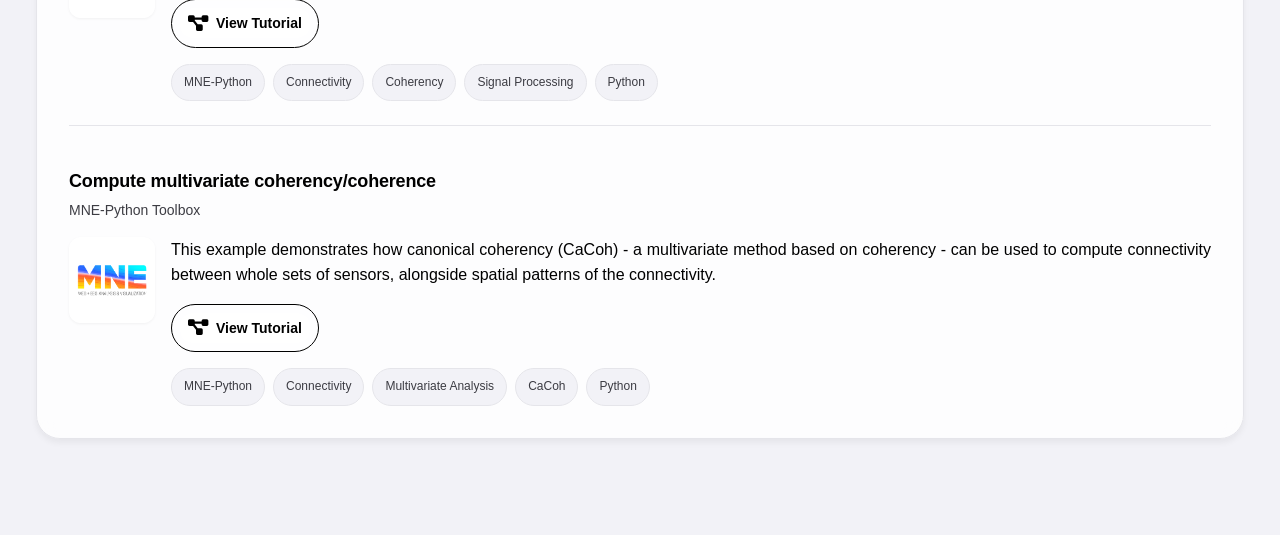
<file: pages/tutorials.html>
<!DOCTYPE html>
<html lang="en">
<head>
  <meta charset="UTF-8" />
  <meta name="viewport" content="width=device-width, initial-scale=1.0" />
  <title>Mohammad Orabe | Tutorials</title>
  
  <!-- Preconnect to external domains for faster loading -->
  <link rel="preconnect" href="https://fonts.googleapis.com">
  <link rel="preconnect" href="https://fonts.gstatic.com" crossorigin>
  <link rel="preconnect" href="https://cdnjs.cloudflare.com">
  
  <!-- Load critical CSS inline or with high priority -->
  <link rel="stylesheet" href="../assets/css/style.css" />
  
  <!-- Load fonts with optimized display -->
  <link href="https://fonts.googleapis.com/css2?family=Inconsolata&display=swap" rel="stylesheet">
  
  <!-- Load Font Awesome with deferred loading -->
  <link rel="stylesheet" href="https://cdnjs.cloudflare.com/ajax/libs/font-awesome/6.5.1/css/all.min.css" media="print" onload="this.media='all'">
  <noscript><link rel="stylesheet" href="https://cdnjs.cloudflare.com/ajax/libs/font-awesome/6.5.1/css/all.min.css"></noscript>
</head>
<body class="has-sidebar">
  <div class="container">
    <header class="page-header">
      <nav>
        <div class="nav-header">
          <span class="nav-title">MENU</span>
          <button class="nav-toggle" aria-label="Toggle navigation" aria-expanded="false">
            <i class="fa-solid fa-chevron-down"></i>
          </button>
        </div>
        <div class="nav-links-group">
          <a href="../index.html">Home</a>
          <a href="cv.html">CV</a>
          <a href="tutorials.html" class="active">Tutorials</a>
          <a href="courses.html">Courses</a>
          <a href="publications.html">Publications</a>
          <a href="ventures.html">Ventures</a>
        </div>
      </nav>
    </header>

    <aside class="sidebar">
      <div class="sidebar-header">
        <span class="sidebar-title">CONTACT</span>
        <button class="sidebar-toggle" aria-label="Toggle contact info" aria-expanded="false">
          <i class="fa-solid fa-chevron-down"></i>
        </button>
      </div>
      <div class="sidebar-content">
        <!-- Profile Image and Contact Info -->
        <img src="../assets/images/profile-image.jpeg" alt="Mohammad Orabe" class="profile-image">
        <ul class="social-links">
          <li>
              <a href="mailto:m.orabe@icloud.com"><i class="fa-solid fa-envelope"></i>m.orabe@icloud.com</a>
          </li>    
          <li>
              <a href="https://orcid.org/0009-0004-7177-799X" target="_blank" rel="noopener noreferrer"><i class="fa-brands fa-orcid"></i>ORCID iD</a>
          </li>
          <li>
              <a href="https://github.com/orabe" target="_blank" rel="noopener noreferrer"><i class="fa-brands fa-github"></i>orabe</a>
          </li>
          <li>
              <a href="https://www.linkedin.com/in/mohammad-orabe/" target="_blank" rel="noopener noreferrer"><i class="fa-brands fa-linkedin"></i>mohammad-orabe</a>
          </li>
        </ul>
      </div>
    </aside>

    <main>
      <div class="main-content">
        <section id="tutorials-intro">
            <h2>TUTORIALS</h2>
            <p>A selected collection of tutorials I have created for data analysis, machine learning, and data visualisation.</p>
        </section>

        <section id="calibrain-tutorials">
          <h2>CALIBRAIN LIBRARY</h2>
          <article>
            <h3>Simulating a Lead Field with MNE-Python</h3>
            <p class="entry-details">CaliBrain Library</p>
            <div class="article-body">
              <div class="institution-logo">
                <img src="../assets/images/caliBrain.png" alt="CaliBrain Logo">
              </div>
              <div class="description-content">
                <p>This tutorial walks through the process of setting up a forward model and simulating a lead field matrix using the MNE-Python library, a foundational step for source estimation tasks in CaliBrain.</p>
                <div class="related-links">
                  <a href="#os-calibrain"><i class="fa-solid fa-diagram-project"></i>View Tutorial (link will be updated soon)</a>
                </div>
                <div class="tag-container">
                  <span class="tag">MNE-Python</span>
                  <span class="tag">Source Estimation</span>
                  <span class="tag">Forward Model</span>
                  <span class="tag">Python</span>
                  <span class="tag">CaliBrain</span>
                </div>
              </div>
            </div>
          </article>
          <article>
            <h3>Simulating Multi-Trial ERP-like Brain Source Signals</h3>
            <p class="entry-details">CaliBrain Library</p>
            <div class="article-body">
              <div class="institution-logo">
                <img src="../assets/images/caliBrain.png" alt="CaliBrain Logo">
              </div>
              <div class="description-content">
                <p>Learn how to generate realistic, multi-trial brain source signals with event-related potential (ERP) characteristics. This is crucial for testing the performance of source reconstruction algorithms in a controlled environment.</p>
                <div class="related-links">
                  <a href="#os-calibrain"><i class="fa-solid fa-diagram-project"></i>View Tutorial (link will be updated soon)</a>
                </div>
                <div class="tag-container">
                  <span class="tag">ERP</span>
                  <span class="tag">Signal Simulation</span>
                  <span class="tag">CaliBrain</span>
                  <span class="tag">Python</span>
                  <span class="tag">Neuroscience</span>
                </div>
              </div>
            </div>
          </article>
          <article>
            <h3>Computing Inverse Methods and Reconstructing Brain Sources</h3>
            <p class="entry-details">CaliBrain Library</p>
            <div class="article-body">
              <div class="institution-logo">
                <img src="../assets/images/caliBrain.png" alt="CaliBrain Logo">
              </div>
              <div class="description-content">
                <p>This guide covers the application of various inverse methods available in CaliBrain to reconstruct brain source activity from simulated M/EEG data. Compare different algorithms and understand their outputs.</p>
                <div class="related-links">
                  <a href="#os-calibrain"><i class="fa-solid fa-diagram-project"></i>View Tutorial (link will be updated soon)</a>
                </div>
                <div class="tag-container">
                  <span class="tag">Inverse Methods</span>
                  <span class="tag">Source Reconstruction</span>
                  <span class="tag">M/EEG</span>
                  <span class="tag">CaliBrain</span>
                  <span class="tag">Python</span>
                </div>
              </div>
            </div>
          </article>
          <article>
            <h3>Plotting Credible Intervals and Calibration Curves</h3>
            <p class="entry-details">CaliBrain Library</p>
            <div class="article-body">
              <div class="institution-logo">
                <img src="../assets/images/caliBrain.png" alt="CaliBrain Logo">
              </div>
              <div class="description-content">
                <p>A key feature of CaliBrain is uncertainty quantification. This tutorial demonstrates how to visualize the uncertainty of source estimates by plotting credible intervals and assess model calibration with calibration curves.</p>
                <div class="related-links">
                  <a href="#os-calibrain"><i class="fa-solid fa-diagram-project"></i>View Tutorial (link will be updated soon)</a>
                </div>
                <div class="tag-container">
                  <span class="tag">Uncertainty Quantification</span>
                  <span class="tag">Data Visualization</span>
                  <span class="tag">Calibration</span>
                  <span class="tag">CaliBrain</span>
                  <span class="tag">Python</span>
                </div>
              </div>
            </div>
          </article>
        </section>
        
        <section id="mne-tutorials">
          <h2>MNE-CONNECTIVITY</h2>
          <article>
            <h3>Comparison of coherency-based methods</h3>
            <p class="entry-details">MNE-Python Toolbox</p>
            <div class="article-body">
              <div class="institution-logo">
                <img src="../assets/images/mne_logo.png" alt="MNE Logo">
              </div>
              <div class="description-content">
                <p>This example demonstrates the distinct forms of information captured by coherency-based connectivity methods, and highlights the scenarios in which these different methods should be applied.</p>
                <div class="related-links">
                  <a href="https://mne.tools/mne-connectivity/dev/auto_examples/compare_coherency_methods.html"><i class="fa-solid fa-diagram-project"></i>View Tutorial</a>
                </div>
                <div class="tag-container">
                  <span class="tag">MNE-Python</span>
                  <span class="tag">Connectivity</span>
                  <span class="tag">Coherency</span>
                  <span class="tag">Signal Processing</span>
                  <span class="tag">Python</span>
                </div>
              </div>
            </div>
          </article>
          <article>
            <h3>Compute multivariate coherency/coherence</h3>
            <p class="entry-details">MNE-Python Toolbox</p>
            <div class="article-body">
              <div class="institution-logo">
                <img src="../assets/images/mne_logo.png" alt="MNE Logo">
              </div>
              <div class="description-content">
                <p>This example demonstrates how canonical coherency (CaCoh) - a multivariate method based on coherency - can be used to compute connectivity between whole sets of sensors, alongside spatial patterns of the connectivity.</p>
                <div class="related-links">
                  <a href="https://mne.tools/mne-connectivity/dev/auto_examples/cacoh.html"><i class="fa-solid fa-diagram-project"></i>View Tutorial</a>
                </div>
                <div class="tag-container">
                  <span class="tag">MNE-Python</span>
                  <span class="tag">Connectivity</span>
                  <span class="tag">Multivariate Analysis</span>
                  <span class="tag">CaCoh</span>
                  <span class="tag">Python</span>
                </div>
              </div>
            </div>
          </article>
        </section>
      </div>
    </main>
    
    <button id="scrollTopBtn" title="Go to top"><i class="fa-solid fa-arrow-up"></i></button>
    <script>
      document.addEventListener('DOMContentLoaded', () => {
        // --- Navigation Toggle Logic ---
        const navToggle = document.querySelector('.nav-toggle');
        const navLinksGroup = document.querySelector('.nav-links-group');
        
        if (navToggle && navLinksGroup) {
          navToggle.addEventListener('click', () => {
            const isExpanded = navToggle.getAttribute('aria-expanded') === 'true';
            navToggle.setAttribute('aria-expanded', !isExpanded);
            navLinksGroup.classList.toggle('expanded');
            
            // Rotate the chevron
            const icon = navToggle.querySelector('i');
            icon.style.transform = isExpanded ? 'rotate(0deg)' : 'rotate(180deg)';
          });
        }

        // --- Sidebar Toggle Logic ---
        const sidebarToggle = document.querySelector('.sidebar-toggle');
        const sidebarContent = document.querySelector('.sidebar-content');
        
        if (sidebarToggle && sidebarContent) {
          sidebarToggle.addEventListener('click', () => {
            const isExpanded = sidebarToggle.getAttribute('aria-expanded') === 'true';
            sidebarToggle.setAttribute('aria-expanded', !isExpanded);
            sidebarContent.classList.toggle('expanded');
            
            // Rotate the chevron
            const icon = sidebarToggle.querySelector('i');
            icon.style.transform = isExpanded ? 'rotate(0deg)' : 'rotate(180deg)';
          });
        }

        // --- Scroll to Top Button ---
        const scrollTopBtn = document.getElementById('scrollTopBtn');

        if (scrollTopBtn) {
          // Show or hide the button based on scroll position
          const toggleBtnVisibility = () => {
            if (window.scrollY > 300) {
              scrollTopBtn.style.display = 'block';
            } else {
              scrollTopBtn.style.display = 'none';
            }
          };

          // Scroll to the top of the page
          const goToTop = () => {
            window.scrollTo({ top: 0, behavior: 'smooth' });
          };

          window.addEventListener('scroll', toggleBtnVisibility);
          scrollTopBtn.addEventListener('click', goToTop);
        }
      });
    </script>

  </div>
</body>
</html>
</file>
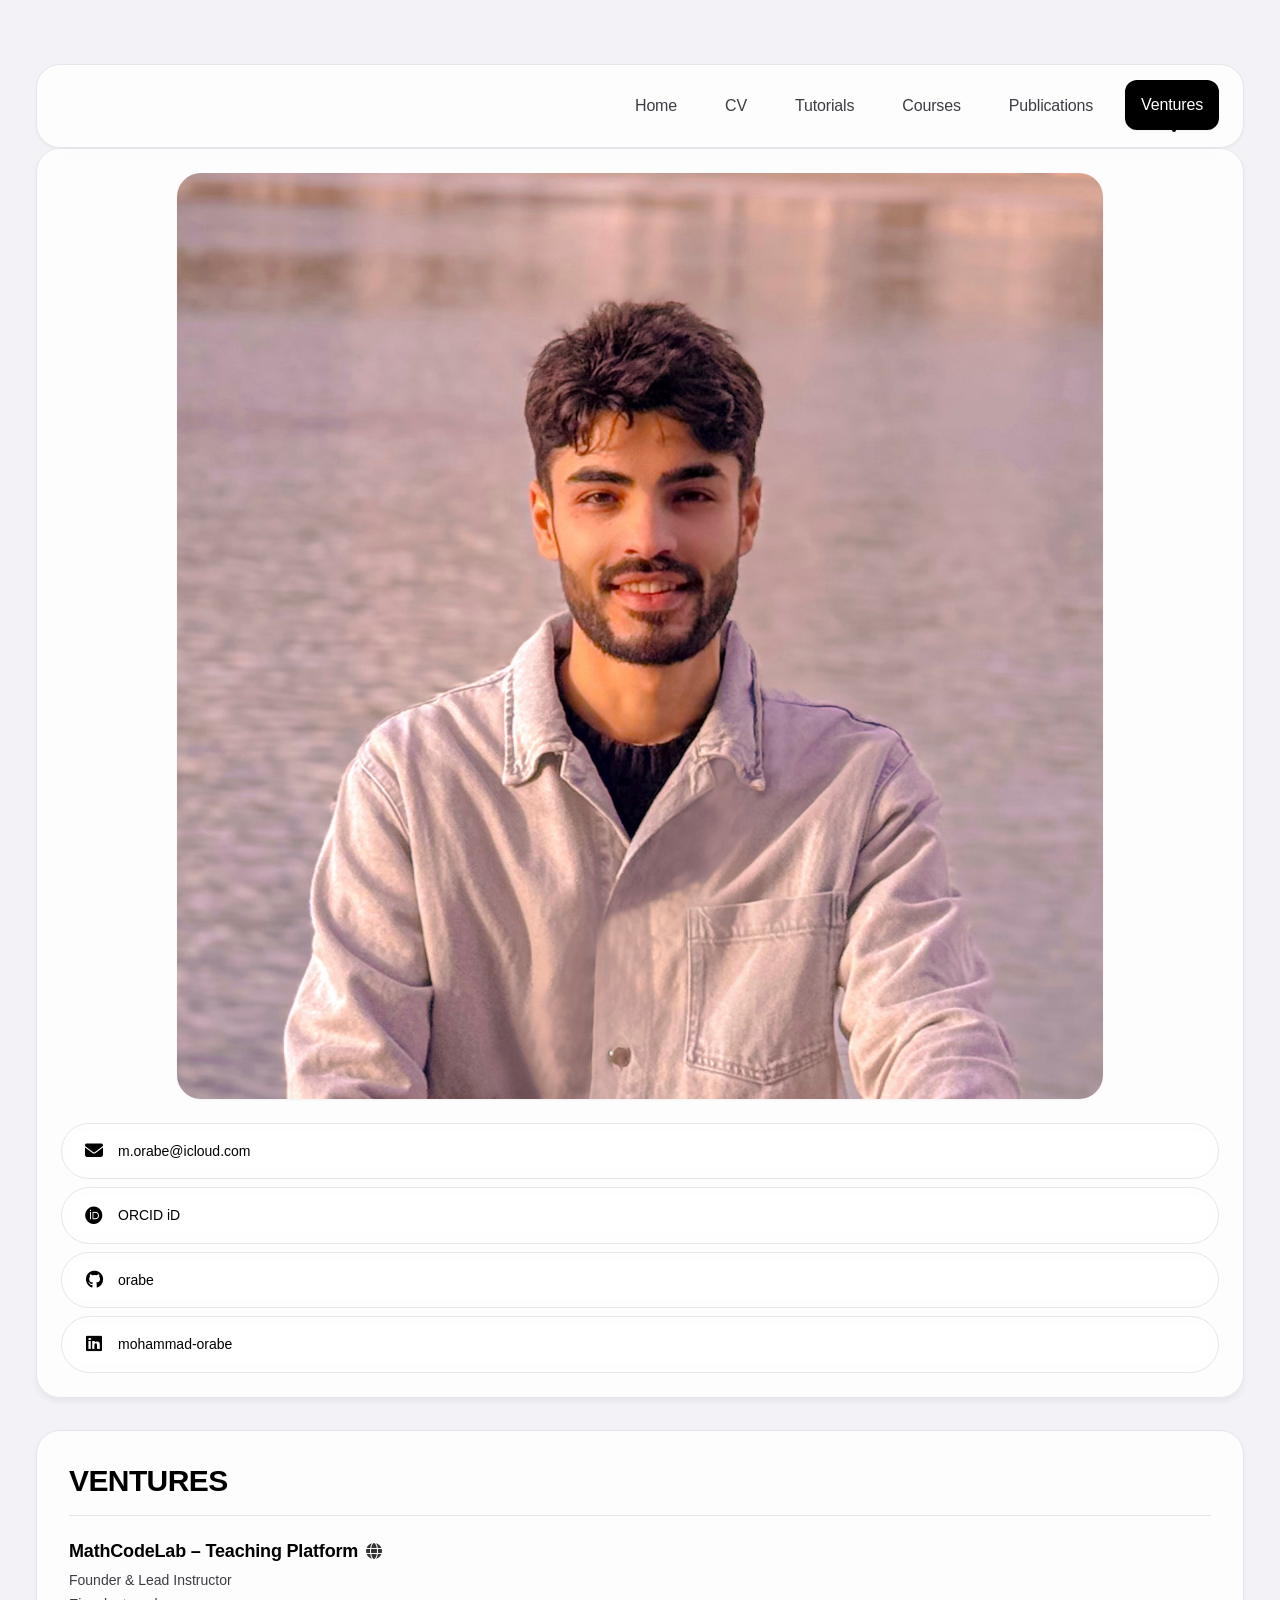
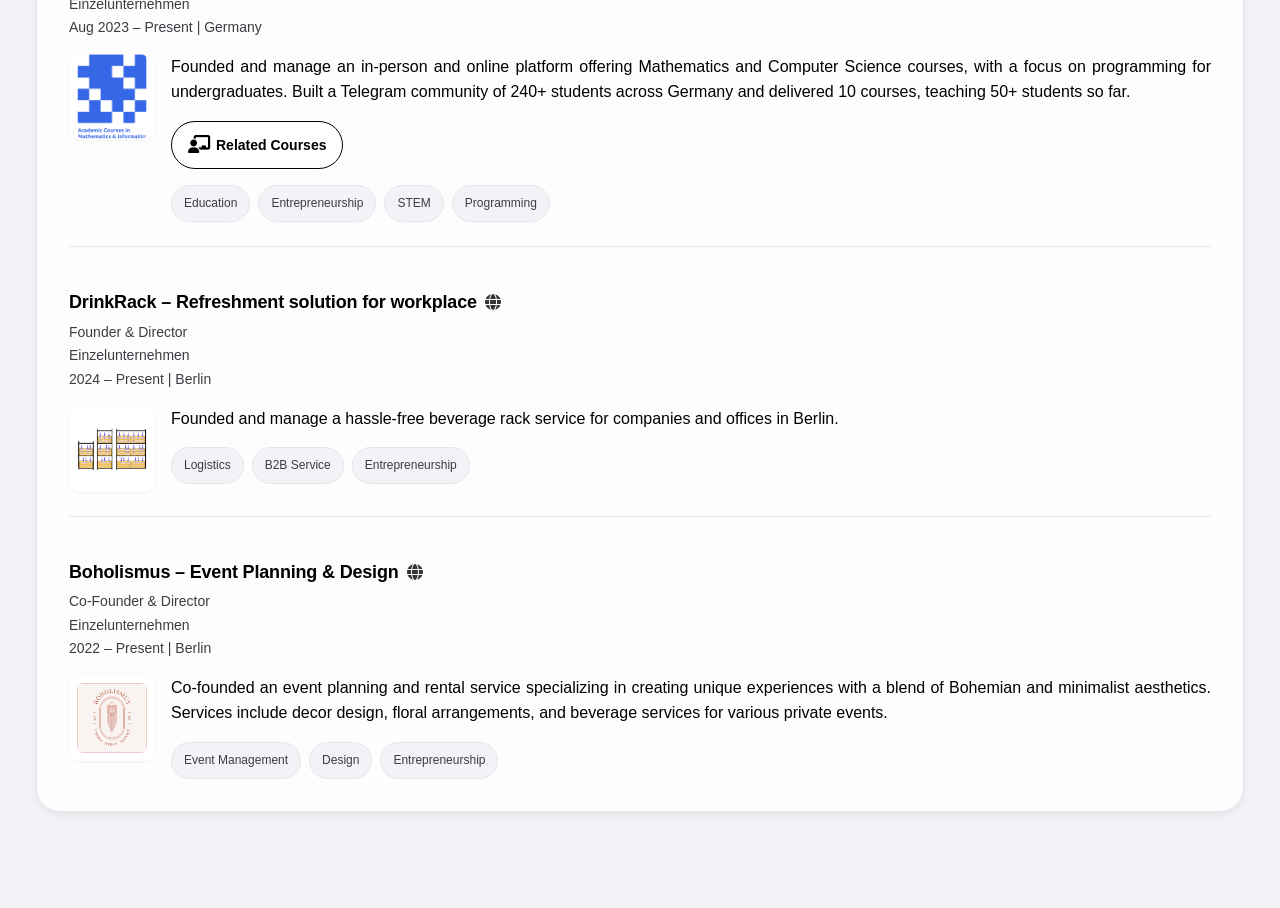
<file: pages/ventures.html>
<!DOCTYPE html>
<html lang="en">
<head>
  <meta charset="UTF-8" />
  <meta name="viewport" content="width=device-width, initial-scale=1.0" />
  <title>Mohammad Orabe | Ventures</title>
  
  <!-- Preconnect to external domains for faster loading -->
  <link rel="preconnect" href="https://fonts.googleapis.com">
  <link rel="preconnect" href="https://fonts.gstatic.com" crossorigin>
  <link rel="preconnect" href="https://cdnjs.cloudflare.com">
  
  <!-- Load critical CSS inline or with high priority -->
  <link rel="stylesheet" href="../assets/css/style.css" />
  
  <!-- Load fonts with optimized display -->
  <link href="https://fonts.googleapis.com/css2?family=Inconsolata&display=swap" rel="stylesheet">
  
  <!-- Load Font Awesome with deferred loading -->
  <link rel="stylesheet" href="https://cdnjs.cloudflare.com/ajax/libs/font-awesome/6.5.1/css/all.min.css" media="print" onload="this.media='all'">
  <noscript><link rel="stylesheet" href="https://cdnjs.cloudflare.com/ajax/libs/font-awesome/6.5.1/css/all.min.css"></noscript>
</head>
<body class="has-sidebar">
  <div class="container">
    <header class="page-header">
      <nav>
        <div class="nav-header">
          <span class="nav-title">MENU</span>
          <button class="nav-toggle" aria-label="Toggle navigation" aria-expanded="false">
            <i class="fa-solid fa-chevron-down"></i>
          </button>
        </div>
        <div class="nav-links-group">
          <a href="../index.html">Home</a>
          <a href="cv.html">CV</a>
          <a href="tutorials.html">Tutorials</a>
          <a href="courses.html">Courses</a>
          <a href="publications.html">Publications</a>
          <a href="ventures.html" class="active">Ventures</a>
        </div>
      </nav>
    </header>

    <aside class="sidebar">
      <div class="sidebar-header">
        <span class="sidebar-title">CONTACT</span>
        <button class="sidebar-toggle" aria-label="Toggle contact info" aria-expanded="false">
          <i class="fa-solid fa-chevron-down"></i>
        </button>
      </div>
      <div class="sidebar-content">
        <!-- Profile Image and Contact Info -->
        <img src="../assets/images/profile-image.jpeg" alt="Mohammad Orabe" class="profile-image">
        <ul class="social-links">
          <li>
              <a href="mailto:m.orabe@icloud.com"><i class="fa-solid fa-envelope"></i>m.orabe@icloud.com</a>
          </li>    
          <li>
              <a href="https://orcid.org/0009-0004-7177-799X" target="_blank" rel="noopener noreferrer"><i class="fa-brands fa-orcid"></i>ORCID iD</a>
          </li>
          <li>
              <a href="https://github.com/orabe" target="_blank" rel="noopener noreferrer"><i class="fa-brands fa-github"></i>orabe</a>
          </li>
          <li>
              <a href="https://www.linkedin.com/in/mohammad-orabe/" target="_blank" rel="noopener noreferrer"><i class="fa-brands fa-linkedin"></i>mohammad-orabe</a>
          </li>
        </ul>
      </div>
    </aside>

    <main>
      <div class="main-content">
        <section id="ventures-content">
          <h2>VENTURES</h2>          
          <article id="venture-MathCodeLab">
            <h3><a href="http://www.MathCodeLab.de" target="_blank" rel="noopener noreferrer">MathCodeLab – Teaching Platform<i class="fa-solid fa-globe"></i></a></h3>
            <p class="entry-details">Founder & Lead Instructor</p>
            <p class="entry-details">Einzelunternehmen</p>
            <p class="entry-details">Aug 2023 – Present | Germany</p>
            <div class="article-body">
              <div class="institution-logo">
                <img src="../assets/images/mathcodelab.png" alt="MathCodeLab Logo">
              </div>
              <div class="description-content">
                <p>Founded and manage an in-person and online platform offering Mathematics and Computer Science courses, with a focus on programming for undergraduates. Built a Telegram community of 240+ students across Germany and delivered 10 courses, teaching 50+ students so far.</p>
                <div class="related-links">
                  <a href="courses.html"><i class="fa-solid fa-chalkboard-user"></i>Related Courses</a>
                </div>
                <div class="tag-container">
                  <span class="tag">Education</span>
                  <span class="tag">Entrepreneurship</span>
                  <span class="tag">STEM</span>
                  <span class="tag">Programming</span>
                </div>
              </div>
            </div>
          </article>

          <article id="venture-drinkrack">
            <h3><a href="#" target="_blank" rel="noopener noreferrer">DrinkRack – Refreshment solution for workplace<i class="fa-solid fa-globe"></i></a></h3>
            <p class="entry-details">Founder & Director</p>
            <p class="entry-details">Einzelunternehmen</p>
            <p class="entry-details">2024 – Present | Berlin</p>
            <div class="article-body">
              <div class="institution-logo">
                <img src="../assets/images/drinkrack-removebg.png" alt="DrinkRack Logo">
              </div>
              <div class="description-content">
                <p>Founded and manage a hassle-free beverage rack service for companies and offices in Berlin.</p>
                <div class="tag-container">
                  <span class="tag">Logistics</span>
                  <span class="tag">B2B Service</span>
                  <span class="tag">Entrepreneurship</span>
                </div>
              </div>
            </div>
          </article>

          <article id="venture-boholismus">
            <h3><a href="#" target="_blank" rel="noopener noreferrer">Boholismus – Event Planning & Design<i class="fa-solid fa-globe"></i></a></h3>
            <p class="entry-details">Co-Founder & Director</p>
            <p class="entry-details">Einzelunternehmen</p>
            <p class="entry-details">2022 – Present | Berlin</p>
            <div class="article-body">
              <div class="institution-logo">
                <img src="../assets/images/boholismus-logo.png" alt="Boholismus Logo">
              </div>
              <div class="description-content">
                <p>Co-founded an event planning and rental service specializing in creating unique experiences with a blend of Bohemian and minimalist aesthetics. Services include decor design, floral arrangements, and beverage services for various private events.</p>
                <div class="tag-container">
                  <span class="tag">Event Management</span>
                  <span class="tag">Design</span>
                  <span class="tag">Entrepreneurship</span>
                </div>
              </div>
            </div>
          </article>
        </section>
      </div>
    </main>
    
    <button id="scrollTopBtn" title="Go to top"><i class="fa-solid fa-arrow-up"></i></button>
    <script>
      document.addEventListener('DOMContentLoaded', () => {
        // --- Navigation Toggle Logic ---
        const navToggle = document.querySelector('.nav-toggle');
        const navLinksGroup = document.querySelector('.nav-links-group');
        
        if (navToggle && navLinksGroup) {
          navToggle.addEventListener('click', () => {
            const isExpanded = navToggle.getAttribute('aria-expanded') === 'true';
            navToggle.setAttribute('aria-expanded', !isExpanded);
            navLinksGroup.classList.toggle('expanded');
            
            // Rotate the chevron
            const icon = navToggle.querySelector('i');
            icon.style.transform = isExpanded ? 'rotate(0deg)' : 'rotate(180deg)';
          });
        }

        // --- Sidebar Toggle Logic ---
        const sidebarToggle = document.querySelector('.sidebar-toggle');
        const sidebarContent = document.querySelector('.sidebar-content');
        
        if (sidebarToggle && sidebarContent) {
          sidebarToggle.addEventListener('click', () => {
            const isExpanded = sidebarToggle.getAttribute('aria-expanded') === 'true';
            sidebarToggle.setAttribute('aria-expanded', !isExpanded);
            sidebarContent.classList.toggle('expanded');
            
            // Rotate the chevron
            const icon = sidebarToggle.querySelector('i');
            icon.style.transform = isExpanded ? 'rotate(0deg)' : 'rotate(180deg)';
          });
        }

        // --- Scroll to Top Button ---
        const scrollTopBtn = document.getElementById('scrollTopBtn');

        if (scrollTopBtn) {
          // Show or hide the button based on scroll position
          const toggleBtnVisibility = () => {
            if (window.scrollY > 300) {
              scrollTopBtn.style.display = 'block';
            } else {
              scrollTopBtn.style.display = 'none';
            }
          };

          // Scroll to the top of the page
          const goToTop = () => {
            window.scrollTo({ top: 0, behavior: 'smooth' });
          };

          window.addEventListener('scroll', toggleBtnVisibility);
          scrollTopBtn.addEventListener('click', goToTop);
        }
      });
    </script>

  </div>
</body>
</html>
</file>
<file: assets/css/style.css>
/* ==========================================================================
   1. Global Styles & Variables - Apple Design System
   ========================================================================== */
:root {
  /* Apple Color Palette */
  --primary: #000000;
  --primary-hover: #0056CC;
  --accent: #FF3B30;
  --success: #34C759;
  --warning: #FF9500;
  
  /* Neutral Colors */
  --white: #FFFFFF;
  --gray-1: #F2F2F7;
  --gray-2: #E5E5EA;
  --gray-3: #D1D1D6;
  --gray-4: #C7C7CC;
  --gray-5: #AEAEB2;
  --gray-6: #8E8E93;
  --black: #000000;
  
  /* Semantic Colors */
  --text-primary: #000000;
  --text-secondary: #3C3C43;
  --text-tertiary: #8E8E93;
  --background: #FFFFFF;
  --surface: rgba(255, 255, 255, 0.8);
  --border-color: #E5E5EA;
  
  /* Typography Scale */
  --font-size-xs: 0.75rem;    /* 12px */
  --font-size-sm: 0.875rem;   /* 14px */
  --font-size-base: 1rem;     /* 16px */
  --font-size-lg: 1.125rem;   /* 18px */
  --font-size-xl: 1.25rem;    /* 20px */
  --font-size-2xl: 1.5rem;    /* 24px */
  --font-size-3xl: 1.875rem;  /* 30px */
  --font-size-4xl: 2.25rem;   /* 36px */
  
  /* Spacing Scale */
  --space-1: 0.25rem;   /* 4px */
  --space-2: 0.5rem;    /* 8px */
  --space-3: 0.75rem;   /* 12px */
  --space-4: 1rem;      /* 16px */
  --space-5: 1.25rem;   /* 20px */
  --space-6: 1.5rem;    /* 24px */
  --space-8: 2rem;      /* 32px */
  --space-10: 2.5rem;   /* 40px */
  --space-12: 3rem;     /* 48px */
  --space-16: 4rem;     /* 64px */
  
  /* Border Radius - Apple Design System */
  --border-radius-sm: 6px;
  --border-radius: 12px;
  --border-radius-md: 16px;
  --border-radius-lg: 20px;
  --border-radius-xl: 24px;
  --border-radius-2xl: 28px;
  --border-radius-full: 9999px;
  --border-radius-pill: 50px;
  
  /* Shadows */
  --shadow-xs: 0 1px 3px rgba(0, 0, 0, 0.05);
  --shadow-sm: 0 4px 6px rgba(0, 0, 0, 0.05);
  --shadow-md: 0 10px 15px rgba(0, 0, 0, 0.1);
  --shadow-lg: 0 20px 25px rgba(0, 0, 0, 0.1);
  --shadow-xl: 0 25px 50px rgba(0, 0, 0, 0.15);
  
  /* Layout */
  --content-width: 960px;
  --sidebar-width: 280px;
  --sidebar-gap: var(--space-8);
  --header-height: var(--space-16);
  
  /* Transitions */
  --transition-fast: 0.15s;
  --transition-base: 0.2s;
  --transition-slow: 0.3s;
  --easing-apple: cubic-bezier(0.4, 0, 0.2, 1);
  --easing-bounce: cubic-bezier(0.68, -0.55, 0.265, 1.55);
  
  /* Unified Animation Values */
  --hover-scale-subtle: 1.02;
  --hover-scale-medium: 1.05;
  --hover-scale-bold: 1.1;
  --hover-translate-subtle: 2px;
  --hover-translate-medium: 4px;
  --hover-rotate-subtle: 2deg; /* Reserved for functional elements like chevrons */
  --hover-rotate-medium: 5deg; /* Reserved for functional elements like chevrons */
  --press-scale: 0.95;
  --bounce-scale: 1.05;
  
  /* Animation Durations */
  --anim-fast: 0.3s;
  --anim-base: 0.5s;
  --anim-slow: 0.8s;
  --anim-extra-slow: 1.2s;
}

body {
  font-family: -apple-system, BlinkMacSystemFont, 'SF Pro Text', 'Helvetica Neue', Helvetica, Arial, sans-serif;
  margin: 0;
  padding: 0;
  background: var(--gray-1);
  color: var(--text-primary);
  line-height: 1.6;
  display: flex;
  flex-direction: column;
  min-height: 100vh;
  font-size: var(--font-size-base);
  -webkit-font-smoothing: antialiased;
  -moz-osx-font-smoothing: grayscale;
  transition: all var(--transition-base) var(--easing-apple);
}

/* Smooth scrolling */
html {
  scroll-behavior: smooth;
}

/* Add smooth transitions to all elements */
*,
*::before,
*::after {
  transition: color var(--transition-base) var(--easing-apple),
              background-color var(--transition-base) var(--easing-apple),
              border-color var(--transition-base) var(--easing-apple),
              box-shadow var(--transition-base) var(--easing-apple),
              opacity var(--transition-base) var(--easing-apple),
              transform var(--transition-base) var(--easing-apple);
}

/* Enhanced transitions for interactive elements */
a, button, .nav-toggle, .sidebar-toggle, .card, .tag, .scroll-to-top, .social-link {
  transition: all var(--transition-base) var(--easing-apple);
  transform: translateZ(0); /* Hardware acceleration */
  will-change: auto; /* Reduce unnecessary repaints */
}

/* Smooth hover effects */
a:hover, button:hover, .nav-toggle:hover, .sidebar-toggle:hover, .card:hover, .tag:hover, .scroll-to-top:hover, .social-link:hover {
  transition: all var(--transition-fast) var(--easing-apple);
}

/* Focus states with smooth transitions */
a:focus, button:focus, .nav-toggle:focus, .sidebar-toggle:focus, input:focus, select:focus, textarea:focus {
  transition: all var(--transition-fast) var(--easing-apple);
  outline: 2px solid var(--blue-6);
  outline-offset: 2px;
}

/* Layout transitions - reduced for performance */
.container, .main-content, .sidebar, .page-header, .navigation, .mobile-nav-container, .sidebar-container {
  transition: opacity var(--transition-fast) var(--easing-apple);
}

p {
  text-align: justify;
  hyphens: auto;
  margin-bottom: var(--space-4);
  line-height: 1.6;
  transition: all var(--transition-slow) var(--easing-apple);
  /* Removed entrance animation for faster loading */
  opacity: 1;
}

/* Removed stagger animations for faster page loads */

/* ==========================================================================
   2. Main Layout - Apple Design System
   ========================================================================== */
.container {
  width: 100%;
  max-width: var(--content-width);
  margin: var(--space-16) auto;
  padding: 0 var(--space-8);
  box-sizing: border-box;
  /* Removed entrance animation for faster loading */
}

@keyframes fadeInUp {
  from {
    opacity: 0;
    transform: translateY(30px);
  }
  to {
    opacity: 1;
    transform: translateY(0);
  }
}

@keyframes fadeInLeft {
  from {
    opacity: 0;
    transform: translateX(-30px);
  }
  to {
    opacity: 1;
    transform: translateX(0);
  }
}

@keyframes fadeInRight {
  from {
    opacity: 0;
    transform: translateX(30px);
  }
  to {
    opacity: 1;
    transform: translateX(0);
  }
}

@keyframes scaleIn {
  from {
    opacity: 0;
    transform: scale(var(--press-scale));
  }
  to {
    opacity: 1;
    transform: scale(1);
  }
}

@keyframes slideDown {
  from {
    opacity: 0;
    transform: translateY(-20px);
  }
  to {
    opacity: 1;
    transform: translateY(0);
  }
}

@keyframes bounceIn {
  0% {
    opacity: 0;
    transform: scale(0.3);
  }
  50% {
    opacity: 1;
    transform: scale(var(--bounce-scale));
  }
  70% {
    transform: scale(0.9);
  }
  100% {
    opacity: 1;
    transform: scale(1);
  }
}

@keyframes gentleBounce {
  0% {
    transform: translateY(0) scale(1);
  }
  50% {
    transform: translateY(-var(--hover-translate-subtle)) scale(var(--hover-scale-subtle));
  }
  100% {
    transform: translateY(-var(--hover-translate-subtle)) scale(1);
  }
}

@keyframes ripple {
  0% {
    transform: translate(-50%, -50%) scale(0);
    opacity: 0.8;
  }
  100% {
    transform: translate(-50%, -50%) scale(4);
    opacity: 0;
  }
}

@keyframes slideUpFadeOut {
  from {
    opacity: 1;
    transform: translateY(0);
    max-height: 2000px;
  }
  to {
    opacity: 0;
    transform: translateY(-10px);
    max-height: 0;
  }
}

@keyframes slideDownFadeIn {
  from {
    opacity: 0;
    transform: translateY(-10px);
    max-height: 0;
  }
  to {
    opacity: 1;
    transform: translateY(0);
    max-height: 2000px;
  }
}

@keyframes slideInLeft {
  from {
    opacity: 0;
    transform: translateX(-20px);
  }
  to {
    opacity: 1;
    transform: translateX(0);
  }
}

@keyframes slideInRight {
  from {
    opacity: 0;
    transform: translateX(20px);
  }
  to {
    opacity: 1;
    transform: translateX(0);
  }
}

@keyframes float {
  0%, 100% {
    transform: translateY(0px);
  }
  50% {
    transform: translateY(-3px);
  }
}

@keyframes glow {
  0%, 100% {
    box-shadow: var(--shadow-sm);
  }
  50% {
    box-shadow: var(--shadow-md);
  }
}

/* Removed all stagger animations for faster page loads */

main {
  flex-grow: 1;
}

/* ==========================================================================
   3. Header & Navigation - Apple Design System
   ========================================================================== */
.page-header {
  display: flex;
  justify-content: flex-end;
  align-items: center;
  margin-bottom: var(--space-6);
  animation: fadeInUp 0.5s var(--easing-apple) forwards;
  animation-delay: 0.1s;
  opacity: 0;
}

.page-header nav {
  background: var(--surface);
  border: 1px solid var(--border-color);
  border-radius: var(--border-radius-xl);
  box-shadow: var(--shadow-sm);
  padding: var(--space-4) var(--space-6);
  width: 100%;
  box-sizing: border-box;
  backdrop-filter: blur(10px);
  transition: all var(--transition-slow) var(--easing-apple);
  transform: translateY(0);
  animation: float 4s ease-in-out infinite;
}

.page-header nav:hover {
  box-shadow: var(--shadow-md);
  transform: translateY(-2px);
  animation-play-state: paused;
}

/* Navigation Header (Mobile) */
.nav-header {
  display: none;
  justify-content: center;
  align-items: center;
  padding-bottom: var(--space-4);
  margin-bottom: var(--space-4);
  width: 100%;
  position: relative;
}

.nav-title {
  font-family: -apple-system, BlinkMacSystemFont, 'SF Pro Display', sans-serif;
  font-weight: 600;
  font-size: var(--font-size-lg);
  color: var(--text-primary);
  letter-spacing: -0.01em;
  text-transform: uppercase;
  text-align: center;
}

.nav-toggle {
  background: transparent;
  border: 1.5px solid var(--border-color);
  cursor: pointer;
  color: var(--text-primary);
  font-size: var(--font-size-sm);
  font-weight: 500;
  transition: all var(--transition-base) var(--easing-apple);
  padding: var(--space-3) var(--space-4);
  border-radius: var(--border-radius-full);
  min-width: 44px;
  min-height: 44px;
  display: flex;
  align-items: center;
  justify-content: center;
  position: absolute;
  right: 0;
  overflow: hidden;
  backdrop-filter: blur(10px);
  -webkit-backdrop-filter: blur(10px);
}

.nav-toggle::before {
  content: '';
  position: absolute;
  top: 50%;
  left: 50%;
  width: 0;
  height: 0;
  background: var(--primary);
  border-radius: 50%;
  opacity: 0.2;
  transform: translate(-50%, -50%);
  transition: all var(--transition-base) var(--easing-apple);
}

.nav-toggle:hover {
  background: var(--primary) !important;
  color: var(--white) !important;
  border-color: var(--primary) !important;
  transform: translateY(-var(--hover-translate-subtle)) scale(var(--hover-scale-subtle)) !important;
  box-shadow: 
    0 4px 16px rgba(0, 122, 255, 0.25),
    0 2px 8px rgba(0, 122, 255, 0.15) !important;
}

.nav-toggle:hover::before {
  width: 100%;
  height: 100%;
}

.nav-toggle:active {
  transform: scale(var(--press-scale));
}

.nav-toggle.expanded {
  background: var(--primary);
  color: var(--white);
  border-color: var(--primary);
  transform: rotate(180deg);
  box-shadow: 
    0 4px 16px rgba(0, 122, 255, 0.25),
    0 2px 8px rgba(0, 122, 255, 0.15);
}

.nav-toggle i {
  transition: transform var(--transition-slow) var(--easing-apple);
  z-index: 1;
  position: relative;
}

.nav-toggle.expanded i {
  transform: rotate(180deg);
}

.nav-links-group {
  display: flex;
  align-items: center;
  gap: var(--space-2);
  list-style: none;
  margin: 0;
  padding: 0;
  justify-content: flex-end;
}

.nav-links-group a {
  color: var(--text-secondary);
  text-decoration: none;
  font-family: -apple-system, BlinkMacSystemFont, 'SF Pro Text', sans-serif;
  font-weight: 500;
  font-size: var(--font-size-base);
  padding: var(--space-3) var(--space-4);
  border-radius: var(--border-radius-pill);
  transition: all var(--transition-base) var(--easing-apple);
  position: relative;
  letter-spacing: -0.01em;
  /* Removed entrance animation for faster loading */
  opacity: 1;
}

.nav-links-group a:hover {
  color: var(--text-primary);
  background: var(--gray-1);
  transform: translateY(-var(--hover-translate-subtle)) scale(var(--hover-scale-subtle));
  box-shadow: var(--shadow-xs);
}

.nav-links-group a.active {
  color: var(--primary);
  background: rgba(0, 122, 255, 0.1);
  transform: translateY(-1px);
  box-shadow: var(--shadow-xs);
}

.nav-links-group a.active::after {
  content: '';
  position: absolute;
  bottom: -2px;
  left: 50%;
  transform: translateX(-50%);
  width: 4px;
  height: 4px;
  background: var(--primary);
  border-radius: 50%;
  animation: scaleIn 0.3s var(--easing-apple) forwards;
}

/* ==========================================================================
   4. Typography & Headings - Apple Design System
   ========================================================================== */
section h2 {
  color: var(--primary);
  font-family: -apple-system, BlinkMacSystemFont, 'SF Pro Display', sans-serif;
  font-size: var(--font-size-3xl);
  font-weight: 700;
  margin-top: var(--space-8);
  margin-bottom: var(--space-6);
  padding-bottom: var(--space-4);
  border-bottom: 1px solid var(--border-color);
  letter-spacing: -0.02em;
  line-height: 1.2;
  transition: all var(--transition-slow) var(--easing-apple);
  animation: fadeInUp 0.8s var(--easing-apple) forwards;
  animation-delay: 0.2s;
  opacity: 0;
}

/* Only make section titles with links interactive */
section h2 > a:hover {
  color: var(--primary-hover);
  transform: translateX(var(--hover-translate-medium)) scale(var(--hover-scale-subtle));
}

section h3 {
  font-family: -apple-system, BlinkMacSystemFont, 'SF Pro Display', sans-serif;
  font-size: var(--font-size-xl);
  font-weight: 600;
  color: var(--primary);
  margin-top: var(--space-6);
  margin-bottom: var(--space-3);
  letter-spacing: -0.01em;
  line-height: 1.3;
  transition: all var(--transition-base) var(--easing-apple);
  animation: fadeInUp 0.6s var(--easing-apple) forwards;
  animation-delay: 0.3s;
  opacity: 0;
}

/* Only make section h3 with links interactive */
section h3 > a:hover {
  color: var(--primary-hover);
  transform: translateX(var(--hover-translate-subtle)) scale(var(--hover-scale-subtle));
}

article h3 {
  font-family: -apple-system, BlinkMacSystemFont, 'SF Pro Display', sans-serif;
  font-size: var(--font-size-lg);
  font-weight: 600;
  color: var(--text-primary);
  margin-top: var(--space-5);
  margin-bottom: var(--space-2);
  letter-spacing: -0.01em;
  line-height: 1.3;
  transition: all var(--transition-base) var(--easing-apple);
  animation: fadeInUp 0.5s var(--easing-apple) forwards;
  animation-delay: 0.4s;
  opacity: 0;
}

/* Only make article h3 with links interactive */
article h3 > a:hover {
  color: var(--primary);
  transform: translateX(var(--hover-translate-subtle)) scale(var(--hover-scale-subtle));
}

.entry-details {
  font-family: -apple-system, BlinkMacSystemFont, 'SF Pro Text', sans-serif;
  font-size: var(--font-size-sm);
  color: var(--text-secondary);
  margin-top: var(--space-1);
  margin-bottom: var(--space-1);
  line-height: 1.4;
}

/* ==========================================================================
   5. Main Content & Components - Apple Design System
   ========================================================================== */
.main-content > section {
  background: var(--surface);
  border: 1px solid var(--border-color);
  border-radius: var(--border-radius-xl);
  box-shadow: var(--shadow-sm);
  padding: var(--space-8);
  margin-bottom: var(--space-6);
  backdrop-filter: blur(10px);
  transition: all var(--transition-slow) var(--easing-apple);
  animation: fadeInUp 0.8s var(--easing-apple) forwards;
  opacity: 0;
}

.main-content > section:hover {
  box-shadow: var(--shadow-md);
  transform: translateY(-2px);
}

.main-content > section:last-child {
  margin-bottom: 0;
}

.main-content > section > h2 {
  margin-top: 0;
}

article + article {
  border-top: 1px solid var(--border-color);
  margin-top: var(--space-6);
  padding-top: var(--space-6);
}

@keyframes highlight-fade {
  from {
    background-color: rgba(0, 122, 255, 0.1);
  }
  to {
    background-color: transparent;
  }
}

.highlight {
  animation: highlight-fade 2.5s var(--easing-apple);
  border-radius: var(--border-radius);
}

.article-body {
  display: flex;
  align-items: flex-start;
  margin-top: var(--space-4);
  gap: var(--space-4);
}

.institution-logos-container {
  display: flex;
  flex-direction: column;
  gap: var(--space-2);
  flex: 0 0 70px;
}

.institution-logo {
  flex: 0 0 70px;
  width: 70px;
  height: 70px;
  display: flex;
  align-items: center;
  justify-content: center;
  background: var(--surface);
  border-radius: var(--border-radius);
  padding: var(--space-2);
  box-shadow: var(--shadow-xs);
}

.institution-logo a {
  display: block;
  transition: all 0.3s var(--timing-function);
  border-radius: var(--border-radius-sm);
  text-decoration: none;
}

.institution-logo a:hover {
  transform: translateY(-2px);
  box-shadow: var(--shadow-sm);
}

.institution-logo a:focus {
  outline: 2px solid var(--primary);
  outline-offset: 2px;
}

.institution-logo img {
  max-width: 100%;
  height: auto;
  display: block;
  border-radius: var(--border-radius-sm);
}

.description-content {
  flex: 1;
}

.description-content > *:first-child {
  margin-top: 0;
}

.toggle-arrow {
  display: inline-flex;
  align-items: center;
  cursor: pointer;
  margin-top: var(--space-4);
  margin-bottom: var(--space-3);
  color: var(--text-secondary);
  font-family: -apple-system, BlinkMacSystemFont, 'SF Pro Text', sans-serif;
  font-size: var(--font-size-sm);
  font-weight: 500;
  padding: var(--space-2) var(--space-3);
  border-radius: var(--border-radius-pill);
  transition: all var(--transition-base) var(--easing-apple);
  background: transparent;
  border: 2px solid var(--border-color);
  animation: fadeInUp 0.5s var(--easing-apple) forwards;
  opacity: 0;
}

.toggle-arrow:hover {
  background: var(--text-secondary);
  color: var(--white);
  border-color: var(--text-secondary);
  transform: translateY(-var(--hover-translate-subtle)) scale(var(--hover-scale-subtle));
  box-shadow: var(--shadow-xs);
}

.toggle-arrow::before {
  content: '';
  display: inline-block;
  width: 6px;
  height: 6px;
  border-right: 2px solid currentColor;
  border-bottom: 2px solid currentColor;
  transform: rotate(-45deg);
  margin-right: var(--space-2);
  transition: transform var(--transition-slow) var(--easing-apple);
}

.toggle-arrow[aria-expanded="true"]::before {
  transform: rotate(45deg);
}

.toggle-arrow[aria-expanded="true"] {
  background: var(--primary);
  color: var(--white);
  border-color: var(--primary);
}

.extra-description {
  padding-top: var(--space-4);
  margin-top: var(--space-4);
  border-top: 1px solid var(--border-color);
}

.tag-container {
  display: flex;
  flex-wrap: wrap;
  gap: var(--space-2);
  margin-top: var(--space-4);
}

.tag {
  display: inline-flex;
  align-items: center;
  background: var(--gray-1);
  color: var(--text-secondary);
  padding: var(--space-2) var(--space-3);
  border-radius: var(--border-radius-pill);
  font-family: -apple-system, BlinkMacSystemFont, 'SF Pro Text', sans-serif;
  font-size: var(--font-size-sm);
  font-weight: 500;
  border: 1px solid var(--border-color-subtle);
  transition: all var(--transition-base) var(--easing-apple);
  white-space: nowrap;
  /* Removed entrance animation for faster loading */
  opacity: 1;
  transform: scale(1);
}

.tag:hover {
  background: var(--primary);
  color: var(--white);
  border-color: var(--primary);
  transform: translateY(-var(--hover-translate-subtle)) scale(var(--hover-scale-subtle));
  box-shadow: var(--shadow-xs);
}

/* ==========================================================================
   6. Sidebar Layout & Components - Apple Design System
   ========================================================================== */
.sidebar {
  background: var(--surface);
  border: 1px solid var(--border-color);
  border-radius: var(--border-radius-xl);
  box-shadow: var(--shadow-sm);
  padding: var(--space-6);
  backdrop-filter: blur(10px);
  transition: all var(--transition-slow) var(--easing-apple);
  animation: fadeInLeft 0.8s var(--easing-apple) forwards, glow 6s ease-in-out infinite;
  animation-delay: 0.2s, 2s;
  opacity: 0;
}

.sidebar:hover {
  box-shadow: var(--shadow-md);
  animation-play-state: running, paused;
}

/* --- Grid Layout for Pages with Sidebar --- */
body.has-sidebar .container {
  display: grid;
  grid-template-columns: var(--sidebar-width) 1fr;
  grid-template-rows: auto 1fr;
  gap: 0 var(--sidebar-gap);
  max-width: calc(var(--content-width) + var(--sidebar-width) + var(--sidebar-gap));
  align-items: start;
}

body.has-sidebar .page-header {
  grid-column: 2;
  grid-row: 1;
  margin-bottom: 0;
  display: block;
}

body.has-sidebar .sidebar {
  grid-column: 1;
  grid-row: 1 / span 2;
  position: sticky;
  top: var(--space-8);
  margin-bottom: var(--space-8);
}

body.has-sidebar main {
  grid-column: 2;
  grid-row: 2;
  padding-top: var(--space-6);
  padding-bottom: var(--space-8);
}

body.has-sidebar footer {
  grid-column: 1 / -1;
  grid-row: 3;
}

/* --- Nav Bar Apple-style --- */
body.has-sidebar .page-header nav {
  padding: 0;
  overflow: hidden;
  background: var(--surface);
  border-radius: var(--border-radius-xl);
  box-shadow: var(--shadow-xs);
}

body.has-sidebar .nav-links-group {
  justify-content: space-around;
  gap: 0;
}

body.has-sidebar .nav-links-group a {
  flex-grow: 1;
  text-align: center;
  padding: var(--space-4) var(--space-6);
  border-radius: 0;
  font-weight: 500;
  transition: all var(--transition-base) var(--easing-apple);
}

body.has-sidebar .nav-links-group a + a {
  border-left: 1px solid var(--border-color);
}

body.has-sidebar .nav-links-group a:hover {
  background: var(--gray-1);
}

body.has-sidebar .nav-links-group a.active {
  background: var(--primary);
  color: var(--white);
}

/* --- Shared Sidebar Components --- */
.sidebar .profile-image {
  display: block;
  width: 80%;
  margin: 0 auto var(--space-6);
  border-radius: var(--border-radius-xl);
  box-shadow: var(--shadow-xs);
  transition: all var(--transition-slow) var(--easing-apple);
  /* Removed entrance animation for faster loading */
  opacity: 1;
}

.sidebar .profile-image:hover {
  transform: scale(var(--hover-scale-medium));
  box-shadow: var(--shadow-md);
}

/* Sidebar Header (Mobile) */
.sidebar-header {
  display: none;
  justify-content: center;
  align-items: center;
  /* padding-bottom: var(--space-4); */
  margin-bottom: var(--space-4);
  width: 100%;
  position: relative;
}

.sidebar-title {
  font-family: -apple-system, BlinkMacSystemFont, 'SF Pro Display', sans-serif;
  font-weight: 600;
  font-size: var(--font-size-lg);
  color: var(--text-primary);
  letter-spacing: -0.01em;
  text-transform: uppercase;
  text-align: center;
}

.sidebar-toggle {
  background: transparent;
  border: 1.5px solid var(--border-color);
  cursor: pointer;
  color: var(--text-primary);
  font-size: var(--font-size-sm);
  font-weight: 500;
  transition: all var(--transition-base) var(--easing-apple);
  padding: var(--space-3) var(--space-4);
  border-radius: var(--border-radius-full);
  min-width: 44px;
  min-height: 44px;
  display: flex;
  align-items: center;
  justify-content: center;
  position: absolute;
  right: 0;
  overflow: hidden;
  backdrop-filter: blur(10px);
  -webkit-backdrop-filter: blur(10px);
}

.sidebar-toggle::before {
  content: '';
  position: absolute;
  top: 50%;
  left: 50%;
  width: 0;
  height: 0;
  background: var(--primary);
  border-radius: 50%;
  opacity: 0.2;
  transform: translate(-50%, -50%);
  transition: all var(--transition-base) var(--easing-apple);
}

.sidebar-toggle:hover {
  background: var(--primary) !important;
  color: var(--white) !important;
  border-color: var(--primary) !important;
  transform: translateY(-var(--hover-translate-subtle)) scale(var(--hover-scale-subtle)) !important;
  box-shadow: 
    0 4px 16px rgba(0, 122, 255, 0.25),
    0 2px 8px rgba(0, 122, 255, 0.15) !important;
}

.sidebar-toggle:hover::before {
  width: 100%;
  height: 100%;
}

.sidebar-toggle:active {
  transform: scale(var(--press-scale));
}

.sidebar-toggle.expanded {
  background: var(--primary);
  color: var(--white);
  border-color: var(--primary);
  transform: rotate(180deg);
  box-shadow: 
    0 4px 16px rgba(0, 122, 255, 0.25),
    0 2px 8px rgba(0, 122, 255, 0.15);
}

.sidebar-toggle i {
  transition: transform var(--transition-slow) var(--easing-apple);
  z-index: 1;
  position: relative;
}

.sidebar-toggle.expanded i {
  transform: rotate(180deg);
}

.sidebar h3 {
  margin-top: 0;
  color: var(--text-primary);
  font-family: -apple-system, BlinkMacSystemFont, 'SF Pro Display', sans-serif;
  font-weight: 600;
  font-size: var(--font-size-lg);
  border-bottom: 1px solid var(--border-color);
  padding-bottom: var(--space-3);
  margin-bottom: var(--space-4);
  letter-spacing: -0.01em;
}

.sidebar .social-links {
  list-style: none;
  padding: 0;
  margin: 0;
  display: flex;
  flex-direction: column;
  gap: var(--space-2);
}

.sidebar .social-links li {
  margin-bottom: 0;
}

.sidebar .social-links a {
  display: flex;
  align-items: center;
  font-family: -apple-system, BlinkMacSystemFont, 'SF Pro Text', sans-serif;
  font-size: var(--font-size-sm);
  font-weight: 500;
  color: var(--text-primary);
  text-decoration: none;
  transition: all var(--transition-base) var(--easing-apple);
  padding: var(--space-4) var(--space-5);
  border-radius: var(--border-radius-pill);
  background: transparent;
  border: 1.5px solid var(--border-color);
  animation: fadeInRight 0.6s var(--easing-apple) forwards;
  opacity: 0;
  backdrop-filter: blur(10px);
  -webkit-backdrop-filter: blur(10px);
}

.sidebar .social-links a:hover {
  color: var(--white);
  background: var(--primary);
  border-color: var(--primary);
  transform: translateY(-var(--hover-translate-subtle)) scale(var(--hover-scale-subtle));
  box-shadow: 
    0 4px 16px rgba(0, 122, 255, 0.25),
    0 2px 8px rgba(0, 122, 255, 0.15);
}

.sidebar .social-links a i {
  font-size: var(--font-size-lg);
  width: 24px;
  text-align: center;
  margin-right: var(--space-3);
  color: var(--primary);
  transition: all var(--transition-base) var(--easing-apple);
}

.sidebar .social-links a:hover i {
  color: var(--white);
}

/* --- Divider and TOC for CV Page --- */
.sidebar-divider {
  border: 0;
  border-top: 1px solid var(--border-color);
  margin: var(--space-6) 0;
}

#toc-nav {
  list-style-type: none;
  padding-left: 0;
  margin: 0;
  display: flex;
  flex-direction: column;
  gap: var(--space-1);
}

#toc-nav li a {
  text-decoration: none;
  color: var(--text-secondary);
  font-family: -apple-system, BlinkMacSystemFont, 'SF Pro Text', sans-serif;
  font-size: var(--font-size-sm);
  font-weight: 500;
  display: block;
  padding: var(--space-3) var(--space-4);
  border-radius: var(--border-radius-pill);
  transition: all var(--transition-base) var(--easing-apple);
  background: var(--gray-1);
  border: 1px solid var(--border-color);
  text-align: center;
}

#toc-nav li a:hover,
#toc-nav li a:focus {
  color: var(--text-primary);
  background: var(--gray-2);
  transform: translateY(-1px);
  box-shadow: var(--shadow-xs);
}

#toc-nav li a.active {
  background: var(--primary);
  color: var(--white);
  border-color: var(--primary);
}

.tag-container .tag {
  background: var(--gray-1);
  color: var(--text-secondary);
  padding: var(--space-2) var(--space-3);
  border-radius: var(--border-radius-pill);
  font-family: -apple-system, BlinkMacSystemFont, 'SF Pro Text', sans-serif;
  font-size: var(--font-size-xs);
  font-weight: 500;
  white-space: nowrap;
  border: 1px solid var(--border-color);
  transition: all var(--transition-base) var(--easing-apple);
}

.related-links {
  margin-top: var(--space-4);
  font-size: var(--font-size-sm);
  display: flex;
  flex-wrap: wrap;
  gap: var(--space-3);
}

.related-links a {
  color: var(--primary);
  text-decoration: none;
  font-family: -apple-system, BlinkMacSystemFont, 'SF Pro Text', sans-serif;
  font-weight: 600;
  display: inline-flex;
  align-items: center;
  padding: var(--space-3) var(--space-4);
  border-radius: var(--border-radius-pill);
  background: transparent;
  border: 1.5px solid var(--primary);
  transition: all var(--transition-base) var(--easing-apple);
  backdrop-filter: blur(10px);
  -webkit-backdrop-filter: blur(10px);
}

.related-links a:hover {
  color: var(--white);
  background: var(--primary);
  border-color: var(--primary);
  transform: translateY(-var(--hover-translate-subtle)) scale(var(--hover-scale-subtle));
  box-shadow: 
    0 4px 16px rgba(0, 122, 255, 0.25),
    0 2px 8px rgba(0, 122, 255, 0.15);
}

.related-links a i {
  margin-right: var(--space-2);
  width: 20px;
  text-align: center;
  color: var(--primary);
  font-size: var(--font-size-lg);
  transition: all var(--transition-base) var(--easing-apple);
}

.related-links a:hover i {
  color: var(--white);
}

/* --- Icon links for titles and institutions --- */
h2 > a, h3 > a, .entry-details > a {
  text-decoration: none;
  color: inherit;
  transition: color var(--transition-base) var(--easing-apple);
  cursor: pointer;
}

h2 > a:hover, h3 > a:hover, .entry-details > a:hover {
  color: var(--primary);
}

h2 > a i, h3 > a i, .entry-details > a i {
  margin-left: var(--space-2);
  font-size: var(--font-size-base);
  color: var(--primary);
  transition: all var(--transition-base) var(--easing-apple);
  opacity: 0.8;
}

h2 > a:hover i, h3 > a:hover i, .entry-details > a:hover i {
  color: var(--primary-hover);
  opacity: 1;
}

/* ==========================================================================
   7. Responsive Design - Apple Design System
   ========================================================================== */

@media (max-width: 1350px) {
  /* Revert to a simple block layout on smaller screens */
  body.has-sidebar .container {
    display: block;
  }

  body.has-sidebar .page-header {
    display: flex;
    justify-content: flex-end;
  }

  body.has-sidebar main {
    padding-top: 0;
  }

  /* Reset sidebar positioning for medium screens */
  .sidebar {
    position: static !important;
    transform: none;
    width: auto;
    height: auto;
    z-index: auto;
    overflow-y: visible;
    margin-bottom: var(--space-6);
  }

  /* Revert nav tabs back to normal links */
  body.has-sidebar .page-header nav {
    padding: var(--space-4) var(--space-6);
    overflow: visible;
  }

  body.has-sidebar .nav-links-group {
    justify-content: flex-end;
    gap: var(--space-4);
  }

  body.has-sidebar .nav-links-group a {
    flex-grow: 0;
    text-align: left;
    padding: var(--space-3) var(--space-4);
    border-radius: var(--border-radius);
  }

  body.has-sidebar .nav-links-group a + a {
    border-left: none;
  }
}

@media (max-width: 1024px) {
  .container {
    margin-top: var(--space-6);
    margin-bottom: var(--space-6);
    padding: 0 var(--space-6);
  }

  .main-content > section {
    padding: var(--space-6);
  }

  .article-body {
    flex-direction: column;
    gap: var(--space-4);
  }

  .institution-logos-container {
    flex-direction: row;
    flex-wrap: wrap;
    gap: var(--space-2);
    flex: none;
    justify-content: flex-start;
  }

  .institution-logo {
    margin: 0 0 var(--space-4) 0;
    max-width: 80px;
    max-height: 80px;
    width: 80px;
    height: 80px;
    align-self: flex-start;
  }

  .nav-links-group {
    gap: var(--space-3);
  }

  .nav-links-group a {
    font-size: var(--font-size-base);
    padding: var(--space-3) var(--space-4);
  }

  /* Responsive Typography for Tablets */
  section h2 {
    font-size: var(--font-size-2xl);
  }

  section h3, article h3 {
    font-size: var(--font-size-lg);
  }
}


@media (max-width: 768px) {
  .container {
    margin-top: var(--space-4) !important;
    margin-bottom: var(--space-4) !important;
    padding: 0 var(--space-4) !important;
    max-width: 100% !important;
  }

  .page-header,
  body.has-sidebar .page-header {
    justify-content: flex-start;
    margin-bottom: var(--space-4);
  }

  /* Ensure sidebar is not sticky/fixed on mobile */
  .sidebar,
  body.has-sidebar .sidebar {
    position: static !important;
    top: auto !important;
    left: auto !important;
    right: auto !important;
    width: auto !important;
    z-index: auto !important;
    background: var(--surface) !important;
    border: 1px solid var(--border-color) !important;
    border-radius: var(--border-radius-xl) !important;
    box-shadow: var(--shadow-sm) !important;
    grid-column: unset !important;
    grid-row: unset !important;
    margin-bottom: var(--space-4) !important;
  }

  /* Remove padding from body since nothing is fixed */
  body.has-sidebar {
    padding-top: 0 !important;
  }

  /* Show navigation header on mobile */
  .nav-header {
    display: flex !important;
  }

  /* Hide nav links by default on mobile */
  .nav-links-group {
    display: none;
    flex-direction: column !important;
    gap: var(--space-1);
    align-items: flex-start;
    margin-top: var(--space-4);
    padding-top: var(--space-4);
    opacity: 0;
    transform: translateY(-10px);
    transition: all var(--transition-slow) var(--easing-apple);
    max-height: 0;
    overflow: hidden;
  }

  /* Show nav links when expanded */
  .nav-links-group.expanded {
    display: flex !important;
    opacity: 1;
    transform: translateY(0);
    max-height: none;
    overflow: visible;
    animation: slideDownFadeIn 0.4s var(--easing-apple) forwards;
  }

  /* Collapsing animation */
  .nav-links-group.collapsing {
    display: flex !important;
    opacity: 0;
    transform: translateY(-10px);
    max-height: 0;
    overflow: hidden;
    animation: slideUpFadeOut 0.3s var(--easing-apple) forwards;
  }

  .nav-links-group a {
    font-size: var(--font-size-sm) !important;
    padding: var(--space-4) var(--space-5);
    width: 100%;
    border-radius: var(--border-radius-full);
    background: transparent;
    border: 1.5px solid var(--border-color);
    color: var(--text-primary);
    text-align: center;
    margin-bottom: var(--space-1);
    transition: all var(--transition-base) var(--easing-apple);
    opacity: 0;
    transform: translateX(-20px);
    font-weight: 500;
    display: flex;
    align-items: center;
    justify-content: center;
    backdrop-filter: blur(10px);
    -webkit-backdrop-filter: blur(10px);
    box-sizing: border-box;
  }

  .nav-links-group.expanded a {
    opacity: 1;
    transform: translateX(0);
  }

  .nav-links-group.expanded a:nth-child(1) { animation-delay: 0.1s; animation: slideInLeft 0.3s var(--easing-apple) forwards; }
  .nav-links-group.expanded a:nth-child(2) { animation-delay: 0.2s; animation: slideInLeft 0.3s var(--easing-apple) forwards; }
  .nav-links-group.expanded a:nth-child(3) { animation-delay: 0.3s; animation: slideInLeft 0.3s var(--easing-apple) forwards; }
  .nav-links-group.expanded a:nth-child(4) { animation-delay: 0.4s; animation: slideInLeft 0.3s var(--easing-apple) forwards; }
  .nav-links-group.expanded a:nth-child(5) { animation-delay: 0.5s; animation: slideInLeft 0.3s var(--easing-apple) forwards; }

  .nav-links-group a:hover {
    color: var(--white) !important;
    background: var(--primary) !important;
    border-color: var(--primary) !important;
    transform: translateY(-var(--hover-translate-subtle)) scale(var(--hover-scale-subtle)) !important;
    box-shadow: 
      0 4px 16px rgba(0, 122, 255, 0.25),
      0 2px 8px rgba(0, 122, 255, 0.15) !important;
  }

  .nav-links-group a.active {
    color: var(--white);
    background: var(--primary);
    border-color: var(--primary);
    transform: translateY(-1px);
    box-shadow: 
      0 4px 16px rgba(0, 122, 255, 0.25),
      0 2px 8px rgba(0, 122, 255, 0.15);
  }

  /* Mobile Navigation */
  .page-header nav {
    padding: var(--space-4) !important;
    background: var(--surface);
    border-radius: var(--border-radius-xl) !important;
    border: 1px solid var(--border-color);
    transition: all var(--transition-slow) var(--easing-apple);
    overflow: hidden;
  }

  .page-header nav.expanded {
    box-shadow: var(--shadow-lg);
    transform: translateY(-2px);
    animation: gentleBounce 0.3s var(--easing-apple) forwards;
  }

  /* Show sidebar header on mobile */
  .sidebar-header {
    display: flex !important;
  }

  /* Hide sidebar content by default on mobile */
  .sidebar-content {
    display: none;
    margin-top: var(--space-4);
    padding-top: var(--space-4);
    opacity: 0;
    transform: translateY(-10px);
    transition: all var(--transition-slow) var(--easing-apple);
    max-height: 0;
    overflow: hidden;
  }

  /* Show sidebar content when expanded */
  .sidebar-content.expanded {
    display: block !important;
    opacity: 1;
    transform: translateY(0);
    max-height: none;
    overflow: visible;
    animation: slideDownFadeIn 0.4s var(--easing-apple) forwards;
  }

  /* Collapsing animation */
  .sidebar-content.collapsing {
    display: block !important;
    opacity: 0;
    transform: translateY(-10px);
    max-height: 0;
    overflow: hidden;
    animation: slideUpFadeOut 0.3s var(--easing-apple) forwards;
  }

  /* --- Mobile Typography & Layout Adjustments --- */
  section h2 {
    font-size: var(--font-size-xl) !important;
    margin-top: var(--space-4);
    margin-bottom: var(--space-4);
  }

  article h3 {
    font-size: var(--font-size-base) !important;
    margin-bottom: var(--space-3);
  }

  .main-content > section {
    padding: var(--space-4) !important;
    margin-bottom: var(--space-4);
    border-radius: var(--border-radius-xl) !important;
  }

  .main-content > section ul {
    font-size: var(--font-size-sm);
    padding-left: var(--space-5);
  }

  .main-content > section li {
    margin-bottom: var(--space-2);
    line-height: 1.5;
  }

  .article-body {
    flex-direction: column;
    margin-top: var(--space-3);
    gap: var(--space-3);
  }

  .institution-logos-container {
    flex-direction: row;
    flex-wrap: wrap;
    gap: var(--space-2);
    flex: none;
    justify-content: flex-start;
  }

  .institution-logo {
    margin: 0 0 var(--space-3) 0;
    max-width: 60px;
    max-height: 60px;
    width: 60px;
    height: 60px;
    align-self: flex-start;
  }

  .description-content {
    width: 100%;
  }

  .description-content h4 {
    font-size: var(--font-size-base);
    margin-top: 0;
    margin-bottom: var(--space-2);
  }

  .description-content p {
    font-size: var(--font-size-sm);
    line-height: 1.6;
    margin-bottom: var(--space-3);
  }

  .entry-details {
    font-size: var(--font-size-xs);
    margin-bottom: var(--space-2);
  }

  .related-links {
    display: flex;
    flex-wrap: wrap;
    gap: var(--space-2);
    margin-top: var(--space-3);
    font-size: var(--font-size-xs);
  }

  .related-links a {
    margin-right: 0;
    padding: var(--space-2) var(--space-3);
    font-weight: 600;
    background: transparent;
    border: 1.5px solid var(--primary);
    color: var(--primary);
    backdrop-filter: blur(10px);
    -webkit-backdrop-filter: blur(10px);
  }

  .related-links a:hover {
    background: var(--primary);
    border-color: var(--primary);
    color: var(--white);
    box-shadow: 
      0 4px 16px rgba(0, 122, 255, 0.25),
      0 2px 8px rgba(0, 122, 255, 0.15);
  }

  .related-links a:hover i {
    color: var(--white);
  }

  .tag-container {
    margin-top: var(--space-3);
    gap: var(--space-2);
  }

  .tag {
    font-size: var(--font-size-xs) !important;
    padding: var(--space-1) var(--space-2);
  }

  /* Fix for toggle arrows on mobile */
  .toggle-arrow {
    font-size: var(--font-size-xs);
    margin-top: var(--space-3);
    margin-bottom: var(--space-2);
  }

  .extra-description {
    padding-top: var(--space-3);
    font-size: var(--font-size-sm);
  }

  /* Sidebar improvements for mobile */
  .sidebar {
    padding: var(--space-5) !important;
    margin-bottom: var(--space-6) !important;
    border-radius: var(--border-radius-xl) !important;
  }

  /* Ensure sidebar border-radius is consistently applied */
  aside.sidebar {
    border-radius: var(--border-radius-xl) !important;
    transition: all var(--transition-slow) var(--easing-apple);
    overflow: hidden;
  }

  aside.sidebar.expanded {
    box-shadow: var(--shadow-lg);
    transform: translateY(-2px);
    animation: gentleBounce 0.3s var(--easing-apple) forwards;
  }

  .sidebar .profile-image {
    width: 60%;
    margin-bottom: var(--space-4);
    opacity: 0;
    transform: scale(0.8);
    transition: all var(--transition-slow) var(--easing-apple);
  }

  .sidebar-content.expanded .profile-image {
    opacity: 1;
    transform: scale(1);
    animation: scaleIn 0.5s var(--easing-apple) forwards;
    animation-delay: 0.1s;
  }

  .sidebar-content.expanded .profile-image:hover {
    transform: scale(1.05);
  }

  /* Social links in sidebar - mobile improvements */
  .sidebar .social-links {
    gap: var(--space-2);
  }

  .sidebar .social-links a {
    font-size: var(--font-size-xs);
    padding: var(--space-3) var(--space-4);
    border-radius: var(--border-radius-pill);
    opacity: 0;
    transform: translateX(20px);
    transition: all var(--transition-base) var(--easing-apple);
    background: transparent;
    border: 1.5px solid var(--border-color);
    color: var(--text-primary);
    backdrop-filter: blur(10px);
    -webkit-backdrop-filter: blur(10px);
  }

  .sidebar-content.expanded .social-links a {
    opacity: 1;
    transform: translateX(0);
  }

  .sidebar-content.expanded .social-links a:nth-child(1) { animation: slideInRight 0.3s var(--easing-apple) forwards; animation-delay: 0.1s; }
  .sidebar-content.expanded .social-links a:nth-child(2) { animation: slideInRight 0.3s var(--easing-apple) forwards; animation-delay: 0.2s; }
  .sidebar-content.expanded .social-links a:nth-child(3) { animation: slideInRight 0.3s var(--easing-apple) forwards; animation-delay: 0.3s; }
  .sidebar-content.expanded .social-links a:nth-child(4) { animation: slideInRight 0.3s var(--easing-apple) forwards; animation-delay: 0.4s; }

  .sidebar .social-links a:hover {
    transform: translateY(-1px) scale(1.02);
    background: var(--primary);
    border-color: var(--primary);
    color: var(--white);
    box-shadow: 
      0 4px 16px rgba(0, 122, 255, 0.25),
      0 2px 8px rgba(0, 122, 255, 0.15);
  }

  .sidebar .social-links a i {
    font-size: var(--font-size-lg);
    margin-right: var(--space-2);
    color: var(--primary);
    transition: all var(--transition-base) var(--easing-apple);
  }

  .sidebar .social-links a:hover i {
    color: var(--white);
  }

  #toc-nav li a {
    padding: var(--space-3) var(--space-4);
    font-size: var(--font-size-sm);
    opacity: 0;
    transform: translateX(20px);
    transition: all var(--transition-base) var(--easing-apple);
  }

  .sidebar-content.expanded #toc-nav li a {
    opacity: 1;
    transform: translateX(0);
  }

  .sidebar-content.expanded #toc-nav li:nth-child(1) a { animation: slideInRight 0.3s var(--easing-apple) forwards; animation-delay: 0.5s; }
  .sidebar-content.expanded #toc-nav li:nth-child(2) a { animation: slideInRight 0.3s var(--easing-apple) forwards; animation-delay: 0.6s; }
  .sidebar-content.expanded #toc-nav li:nth-child(3) a { animation: slideInRight 0.3s var(--easing-apple) forwards; animation-delay: 0.7s; }
  .sidebar-content.expanded #toc-nav li:nth-child(4) a { animation: slideInRight 0.3s var(--easing-apple) forwards; animation-delay: 0.8s; }
  .sidebar-content.expanded #toc-nav li:nth-child(5) a { animation: slideInRight 0.3s var(--easing-apple) forwards; animation-delay: 0.9s; }

  #toc-nav li a:hover {
    transform: translateY(-1px) scale(1.02);
    box-shadow: var(--shadow-xs);
  }
}


/* --- Scroll to Top Button - Apple Design --- */
@keyframes pulseIn {
  0% {
    opacity: 0;
    transform: scale(0.8);
  }
  50% {
    opacity: 1;
    transform: scale(1.1);
  }
  100% {
    opacity: 1;
    transform: scale(1);
  }
}

#scrollTopBtn {
  display: none;
  position: fixed;
  bottom: var(--space-6);
  right: var(--space-6);
  z-index: 1000;
  border: 2px solid var(--primary);
  outline: none;
  background: transparent;
  color: var(--primary);
  cursor: pointer;
  padding: var(--space-4);
  border-radius: var(--border-radius-full);
  font-size: var(--font-size-xl);
  box-shadow: none;
  transition: all var(--transition-slow) var(--easing-apple);
  backdrop-filter: blur(10px);
  width: 56px;
  height: 56px;
  display: flex;
  align-items: center;
  justify-content: center;
  animation: pulseIn 0.5s var(--easing-apple) forwards;
}

#scrollTopBtn:hover {
  background: var(--primary);
  color: var(--white);
  border-color: var(--primary);
  transform: translateY(-var(--hover-translate-medium)) scale(var(--hover-scale-medium));
  box-shadow: var(--shadow-sm);
}

#scrollTopBtn:active {
  transform: translateY(-var(--hover-translate-subtle)) scale(1);
}

/* ==========================================================================
   8. Download Button Styles - Apple Design System
   ========================================================================== */
.download-button-container {
  text-align: left;
  margin: 0 0 var(--space-6) 0;
}

.download-button {
  display: flex;
  align-items: center;
  justify-content: flex-start;
  background: var(--primary);
  color: var(--white);
  text-decoration: none;
  padding: var(--space-4) var(--space-8);
  border-radius: var(--border-radius-xl);
  font-family: -apple-system, BlinkMacSystemFont, 'SF Pro Text', sans-serif;
  font-size: var(--font-size-base);
  font-weight: 600;
  transition: all var(--transition-base) var(--easing-apple);
  box-shadow: none;
  border: none;
  letter-spacing: -0.01em;
  animation: fadeInUp 0.6s var(--easing-apple) forwards;
  animation-delay: 0.5s;
  opacity: 0;
}

.download-button:hover {
  background: var(--primary-hover);
  color: var(--white);
  transform: translateY(-var(--hover-translate-subtle)) scale(var(--hover-scale-medium));
  box-shadow: var(--shadow-sm);
}

.download-button:active {
  transform: translateY(0) scale(1);
  box-shadow: var(--shadow-sm);
}

.download-button i {
  margin-right: var(--space-2);
  font-size: var(--font-size-lg);
  transition: all var(--transition-base) var(--easing-apple);
  color: inherit;
}

.download-button:hover i {
  color: var(--white);
}

/* General Button Class - Transparent with Stroke */
.btn {
  display: inline-flex;
  align-items: center;
  justify-content: center;
  background: transparent;
  color: var(--primary);
  text-decoration: none;
  padding: var(--space-3) var(--space-4);
  border-radius: var(--border-radius-pill);
  font-family: -apple-system, BlinkMacSystemFont, 'SF Pro Text', sans-serif;
  font-size: var(--font-size-base);
  font-weight: 500;
  transition: all var(--transition-base) var(--easing-apple);
  border: 2px solid var(--primary);
  cursor: pointer;
  letter-spacing: -0.01em;
  box-shadow: none;
}

.btn:hover {
  background: var(--primary);
  color: var(--white);
  border-color: var(--primary);
  transform: translateY(-var(--hover-translate-subtle)) scale(var(--hover-scale-subtle));
  box-shadow: var(--shadow-xs);
}

.btn:active {
  transform: translateY(0) scale(1);
}

/* Button Variants */
.btn-secondary {
  color: var(--text-secondary);
  border-color: var(--text-secondary);
}

.btn-secondary:hover {
  background: var(--text-secondary);
  color: var(--white);
  border-color: var(--text-secondary);
}

.btn-small {
  padding: var(--space-2) var(--space-3);
  font-size: var(--font-size-sm);
}

.btn-large {
  padding: var(--space-4) var(--space-6);
  font-size: var(--font-size-lg);
}
</file>
